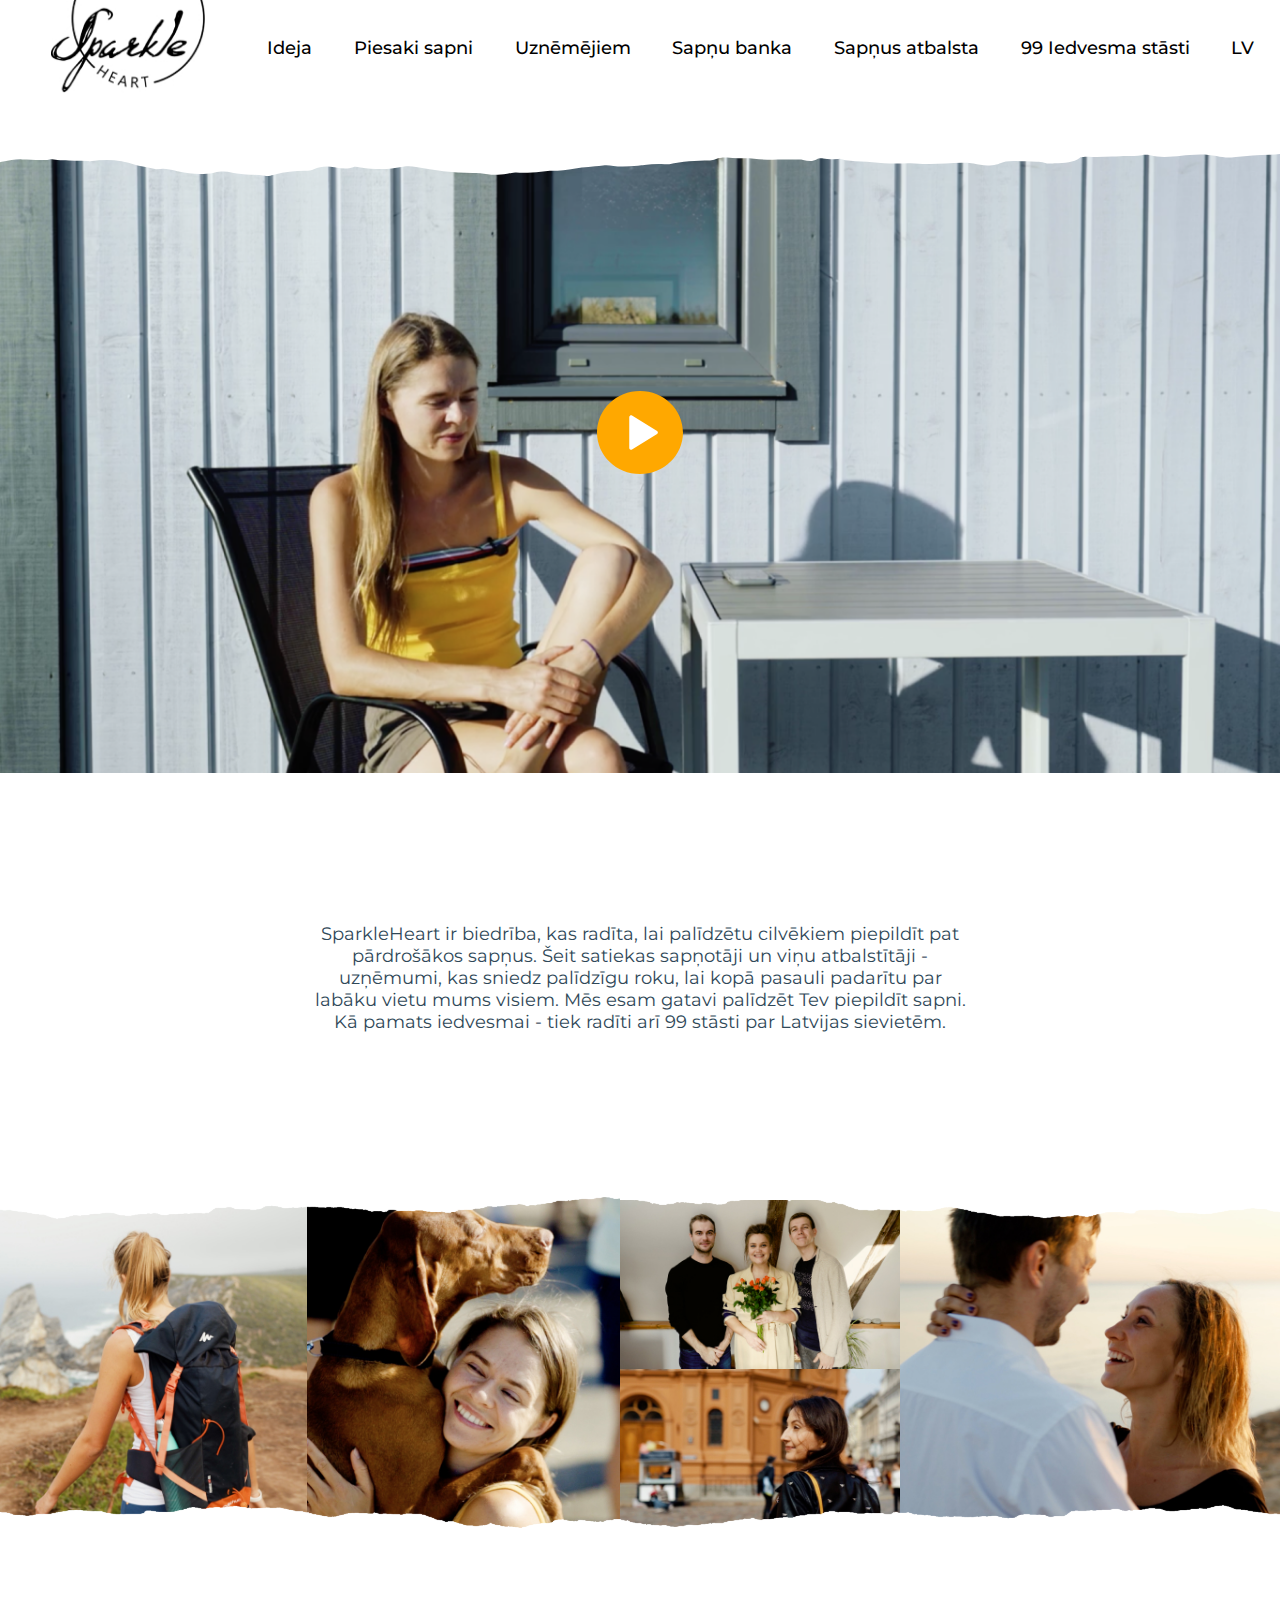
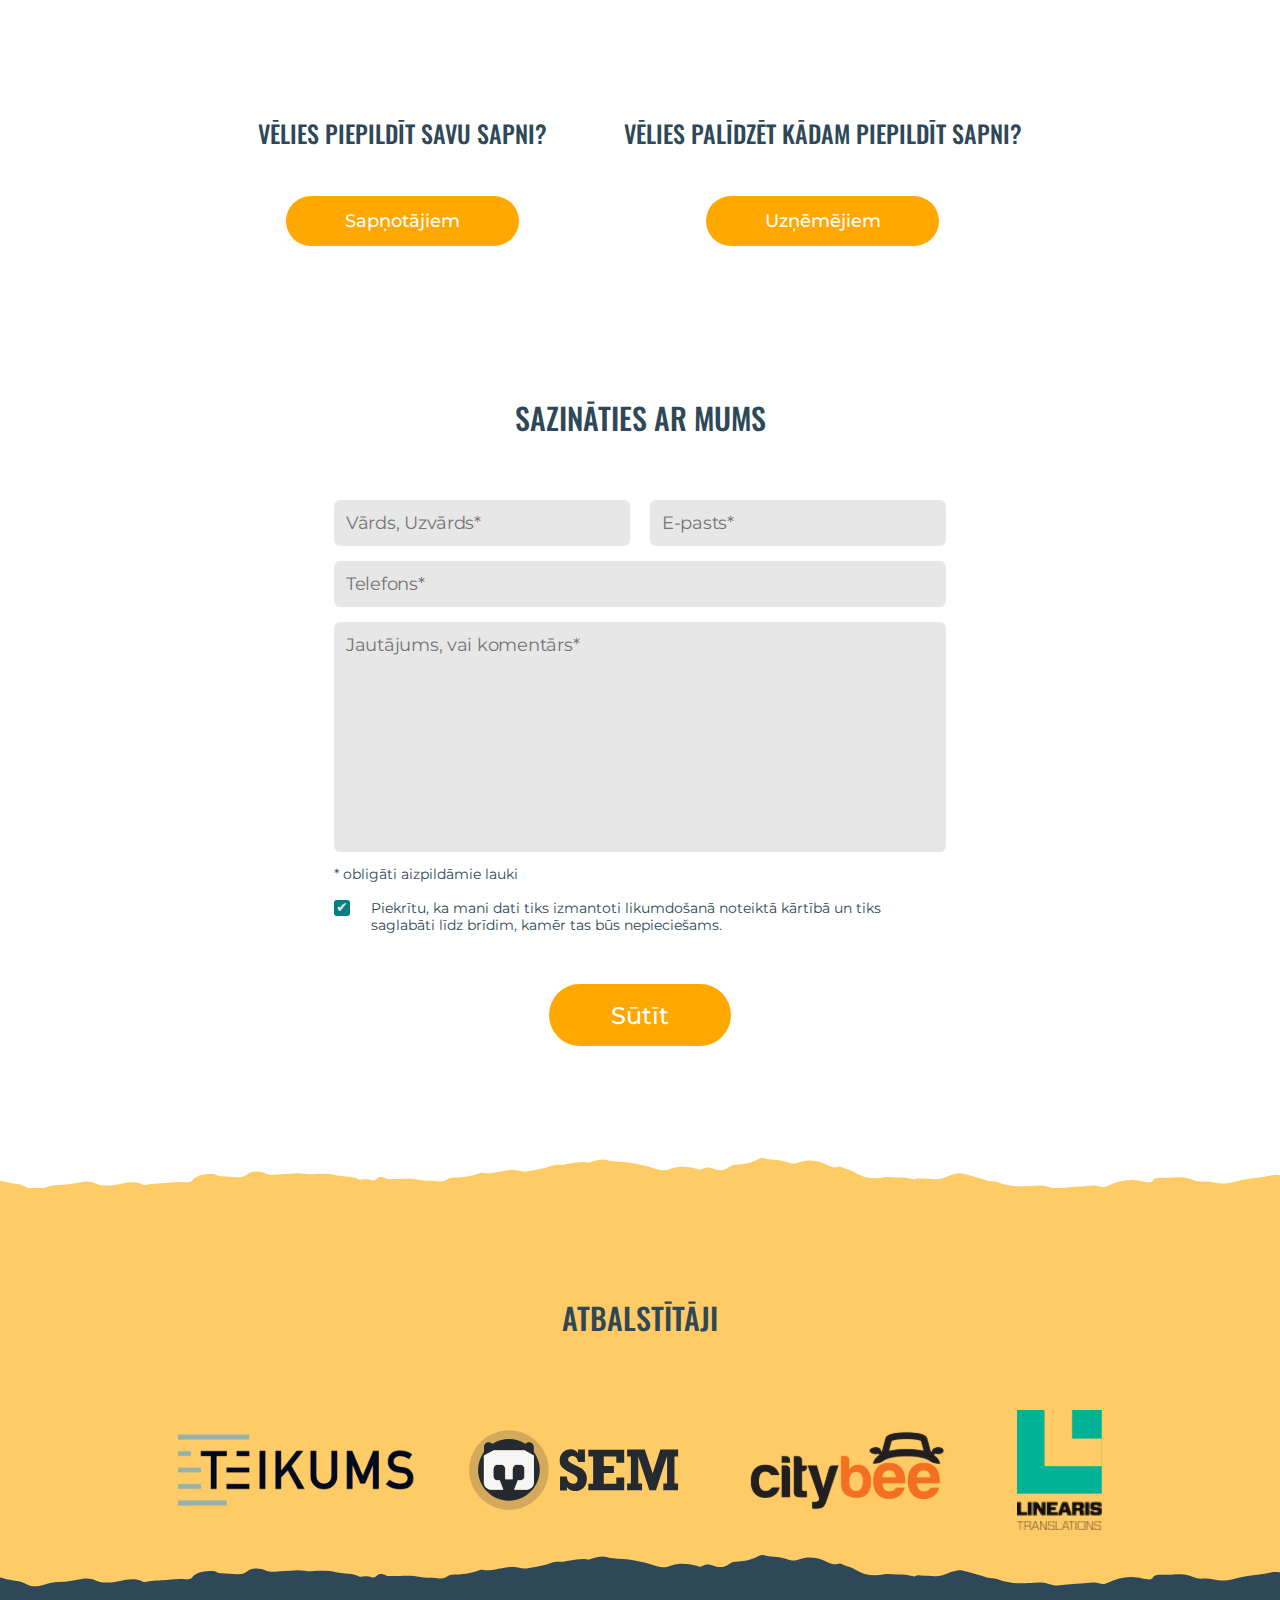
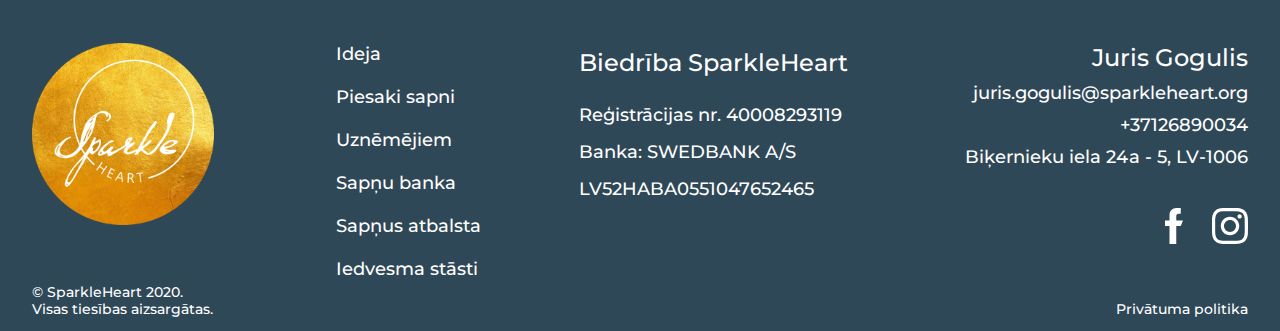
<file: index.html>
<!DOCTYPE html>
<html lang="lv">

<head>
  <meta charset="utf-8">
  <meta name="viewport" content="width=device-width, initial-scale=1.0">
  <title>Task 1</title>
  <link rel="shortcut icon" type="image/jpg" href="assets\img\Intersect.svg">
  <script src="assets\js\theme.js"></script>
  <link href="assets\css\style.css" rel="stylesheet">
  <link href="https://fonts.googleapis.com/css?family=Montserrat|Oswald" rel="stylesheet">
</head>

<body>
  <header>
    <div class="menu">
      <img class="logo" src="assets\img\BlackLogo 3.jpg" onclick="document.location.href='index.html'">
      <span onclick="openNav()">&#9776;</span>
    </div>
    <div class="overlay" id="nav-overlay">
      <img class="logo" src="assets\img\BlackLogo 3.jpg" onclick="document.location.href='index.html'">
      <img src="assets\img\cross.svg" href="javascript:void(0)" class="close-btn" onclick="closeNav()">
      <div class="overlay-content">
        <div class="flex-container-lang">
          <a href="#">LV</a>
          <a href="#">EN</a>
          <a href="#">RU</a>
        </div>
        <div class="grid-1-col">
          <a href="ideja.html">Ideja</a>
          <a href="piesaki_sapni.html">Piesaki sapni</a>
          <a href="uznemejiem.html">Uznēmējiem</a>
          <a href="sapnu_banka.html">Sapņu banka</a>
          <a href="sapnus_atbalsta.html">Sapņus atbalsta</a>
          <a href="99_iedvesmu_stasti.html">99 Iedvesma stāsti</a>
        </div>
      </div>
    </div>
    <div class="nav-bar">
      <img class="logo" src="assets\img\BlackLogo 3.jpg" onclick="document.location.href='index.html'">
      <a href="ideja.html">Ideja</a>
      <a href="piesaki_sapni.html">Piesaki sapni</a>
      <a href="uznemejiem.html">Uznēmējiem</a>
      <a href="sapnu_banka.html">Sapņu banka</a>
      <a href="sapnus_atbalsta.html">Sapņus atbalsta</a>
      <a href="99_iedvesmu_stasti.html">99 Iedvesma stāsti</a>
      <a href="#">LV</a>
    </div>
  </header>

  <div class="vid">
    <picture class="vid-rip">
      <source srcset="assets\img\vid_rip_avg.svg" media="(min-width: 992px)">
      <source srcset="assets\img\vid_rip_avg.svg" media="(min-width: 600px)">
      <img src="assets\img\vid_rip_sm.svg">
    </picture>
    <div class="play">
      <picture class="play-btn">
        <source srcset="assets\img\play_avg.svg" media="(min-width: 600px)">
        <img src="assets\img\play_sm.svg">
      </picture>
    </div>
    <img src="assets\img\Sparkle Video 1.png">
  </div>

  <p class="text-1">
    SparkleHeart ir biedrība, kas radīta, lai palīdzētu cilvēkiem piepildīt
    pat pārdrošākos sapņus. Šeit satiekas sapņotāji un viņu atbalstītāji -
    uzņēmumi, kas sniedz palīdzīgu roku, lai kopā pasauli padarītu par
    labāku vietu mums visiem. Mēs esam gatavi palīdzēt Tev piepildīt sapni.
    Kā pamats iedvesmai - tiek radīti arī 99 stāsti par Latvijas sievietēm.
  </p>

  <div class="images">
    <picture class="top-rip">
      <source srcset="assets\img\ripped_big_top.svg" media="(min-width: 600px)">
      <img src="assets\img\ripped_sm_top.svg">
    </picture>
    <div class="flex-container-pic">
      <div class="row row-1">
        <div>
          <img src="assets\img\Brinuma_meita-15.jpg">
          <img src="assets\img\Alina_1 1.jpg">
        </div>
        <div>
          <img src="assets\img\Anda_2 1.jpg">
        </div>
      </div>
      <div class="row row-2">
        <div>
          <img src="assets\img\Zanda_1.jpg">
        </div>
        <div>
          <img src="assets\img\Sibilla_4.jpg">
        </div>
      </div>
    </div>
    <picture class="bottom-rip">
      <source srcset="assets\img\ripped_big_bot.svg" media="(min-width: 600px)">
      <img src="assets\img\ripped_sm_bot.svg">
    </picture>
  </div>

  <div class="flex-container-choice">
    <div class="choice">
      <h3>VĒLIES PIEPILDĪT SAVU SAPNI?</h3>
      <a href="piesaki_sapni.html">Sapņotājiem</a>
    </div>
    <div class="choice">
      <h3>VĒLIES PALĪDZĒT KĀDAM PIEPILDĪT SAPNI?</h3>
      <a href="uznemejiem.html">Uzņēmējiem</a>
    </div>
  </div>

  <form action="javascript:void(0)" onsubmit="formSubmited()">
    <h2>SAZINĀTIES AR MUMS</h2>
    <div class="grid-form">
      <input type="text" id="name" name="name" placeholder="Vārds, Uzvārds*" required>
      <input type="text" id="email" name="email" placeholder="E-pasts*" required>
      <input type="text" id="phoneNr" name="phoneNr" placeholder="Telefons*" required>
      <textarea id="comment" name="comment" placeholder="Jautājums, vai komentārs*" required></textarea>
    </div>
    <div id="form-bottom">
      <p>* obligāti aizpildāmie lauki</p>
      <div>
        <input checked type="checkbox" id="agreement" name="agreement" required>
        <label for="agreement">
          <div class="checkbox-new"></div>Piekrītu, ka mani dati tiks izmantoti likumdošanā noteiktā kārtībā
          un tiks saglabāti līdz brīdim, kamēr tas būs nepieciešams.
        </label>
      </div>
      <input type="submit" value="Sūtīt">
    </div>
    <div id="after-submit">
      <p>Paldies, ka sapņo!</p>
      <p>Ja Tavs sapnis tiks izvēlēts, mēs ar Tevi sazināsimies.</p>
    </div>
  </form>

  <div class="supporters">
    <h2>ATBALSTĪTĀJI</h2>
    <div class="grid-supporters">
      <picture class="supp-1" onclick="document.location.href='https://teikums.lv/'">
        <source srcset="assets\img\Teikums_big.svg" media="(min-width: 992px)">
        <source srcset="assets\img\Teikums_avg.svg" media="(min-width: 600px)">
        <img src="assets\img\Teikums_sm.svg">
      </picture>
      <picture class="supp-2" onclick="document.location.href='https://sem.lv/lv/'">
        <source srcset="assets\img\Sem_big.svg" media="(min-width: 992px)">
        <source srcset="assets\img\Sem_avg.svg" media="(min-width: 600px)">
        <img src="assets\img\Sem_sm.svg">
      </picture>
      <picture class="supp-3" onclick="document.location.href='https://citybee.lv/lv/'">
        <source srcset="assets\img\Citybee_big.svg" media="(min-width: 992px)">
        <source srcset="assets\img\Citybee_avg.svg" media="(min-width: 600px)">
        <img src="assets\img\Citybee_sm.svg">
      </picture>
      <picture class="supp-4" onclick="document.location.href='https://linearistranslations.com/lv/'">
        <source srcset="assets\img\Linearis_big.svg" media="(min-width: 992px)">
        <source srcset="assets\img\Linearis_avg.svg" media="(min-width: 600px)">
        <img src="assets\img\Linearis_sm.svg">
      </picture>
    </div>
  </div>

  <footer>
    <picture class="golden-logo" onclick="document.location.href='index.html'">
      <source srcset="assets\img\Golden_big.svg" media="(min-width: 992px)">
      <source srcset="assets\img\Golden_avg.svg" media="(min-width: 600px)">
      <img src="assets\img\Golden_sm.svg">
    </picture>
    <p class="f-p-1">Juris Gogulis</p>
    <a class="f-p-2" href="mailto: juris.gogulis@sparkleheart.org">
      <p class="f-p-2">juris.gogulis@sparkleheart.org</p>
    </a>
    <p class="f-p-3">+37126890034</p>
    <p class="f-p-4">Biķernieku iela 24a - 5, LV-1006</p>
    <a href="#" class="f-a-5">Skatīt rekvizītus</a>
    <div class="flex-icons">
      <a class="fb" href="https://www.facebook.com/sparkleheartLV">
        <picture>
          <source srcset="assets\img\fb_big.svg" media="(min-width: 992px)">
          <img src="assets\img\fb-sm.svg">
        </picture>
      </a>
      <a class="insta" href="https://www.instagram.com/sparkleheart_org/">
        <picture>
          <source srcset="assets\img\insta_big.svg" media="(min-width: 992px)">
          <img src="assets\img\insta_sm.svg">
        </picture>
      </a>
    </div>
    <p class="f-p-6">© SparkleHeart 2020. Visas tiesības aizsargātas.</p>
    <p class="f-p-7">Privātuma politika</p>
    <div class="footer-menu">
      <a href="ideja.html">Ideja</a>
      <a href="piesaki_sapni.html">Piesaki sapni</a>
      <a href="uznemejiem.html">Uznēmējiem</a>
      <a href="sapnu_banka.html">Sapņu banka</a>
      <a href="sapnus_atbalsta.html">Sapņus atbalsta</a>
      <a href="99_iedvesmu_stasti.html">Iedvesma stāsti</a>
    </div>
    <div class="props">
      <p>Biedrība SparkleHeart</p>
      <p>Reģistrācijas nr. 40008293119</p>
      <p>Banka: SWEDBANK A/S</p>
      <p>LV52HABA0551047652465</p>
    </div>
  </footer>

  <picture class="blue-bg">
    <source srcset="assets\img\Blue_bg_big.svg" media="(min-width: 992px)">
    <source srcset="assets\img\Blue_bg_avg.svg" media="(min-width: 600px)">
    <img src="assets\img\Blue_bg_sm.svg">
  </picture>

  <picture class="yellow-bg">
    <source srcset="assets\img\Yellow_bg_big.svg" media="(min-width: 992px)">
    <source srcset="assets\img\Yellow_bg_avg.svg" media="(min-width: 600px)">
    <img src="assets\img\Yellow_bg_sm.svg">
  </picture>

  <script src="assets\js\theme.js"></script>

</body>

</html>
</file>
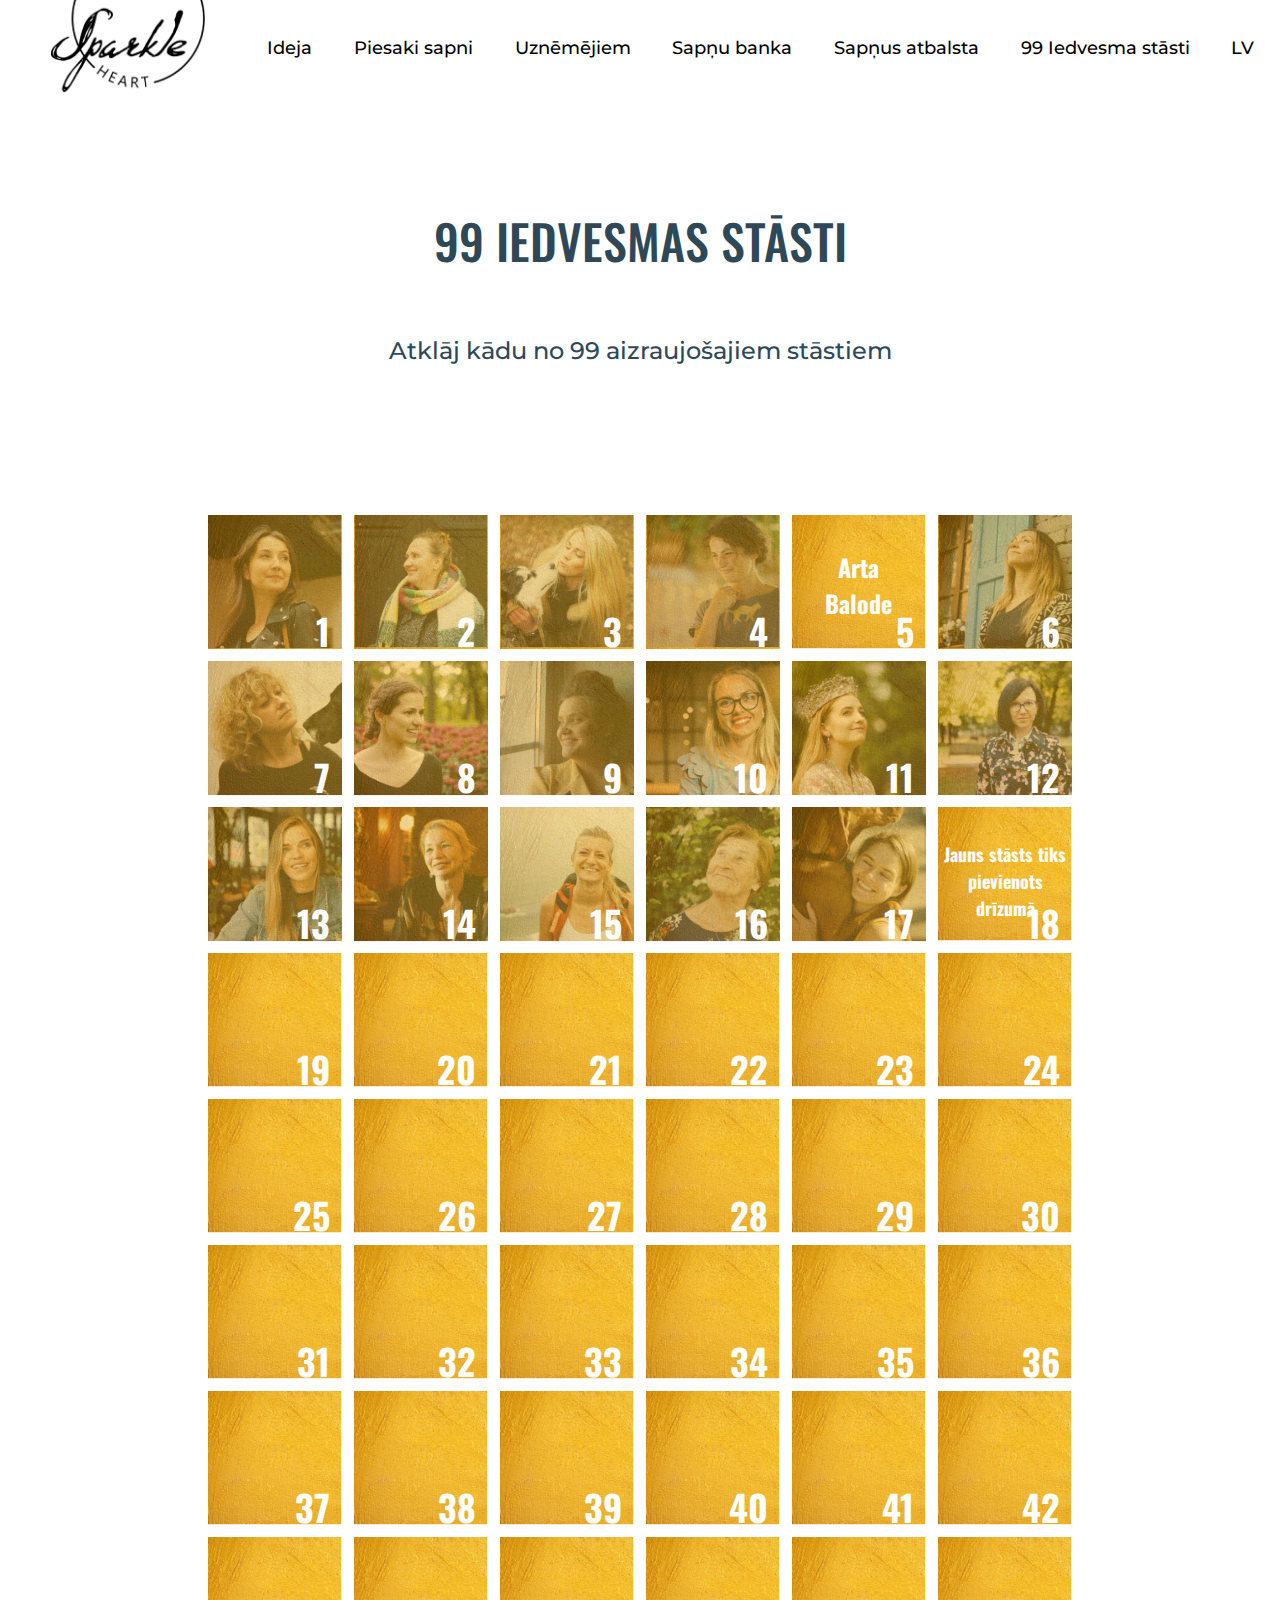
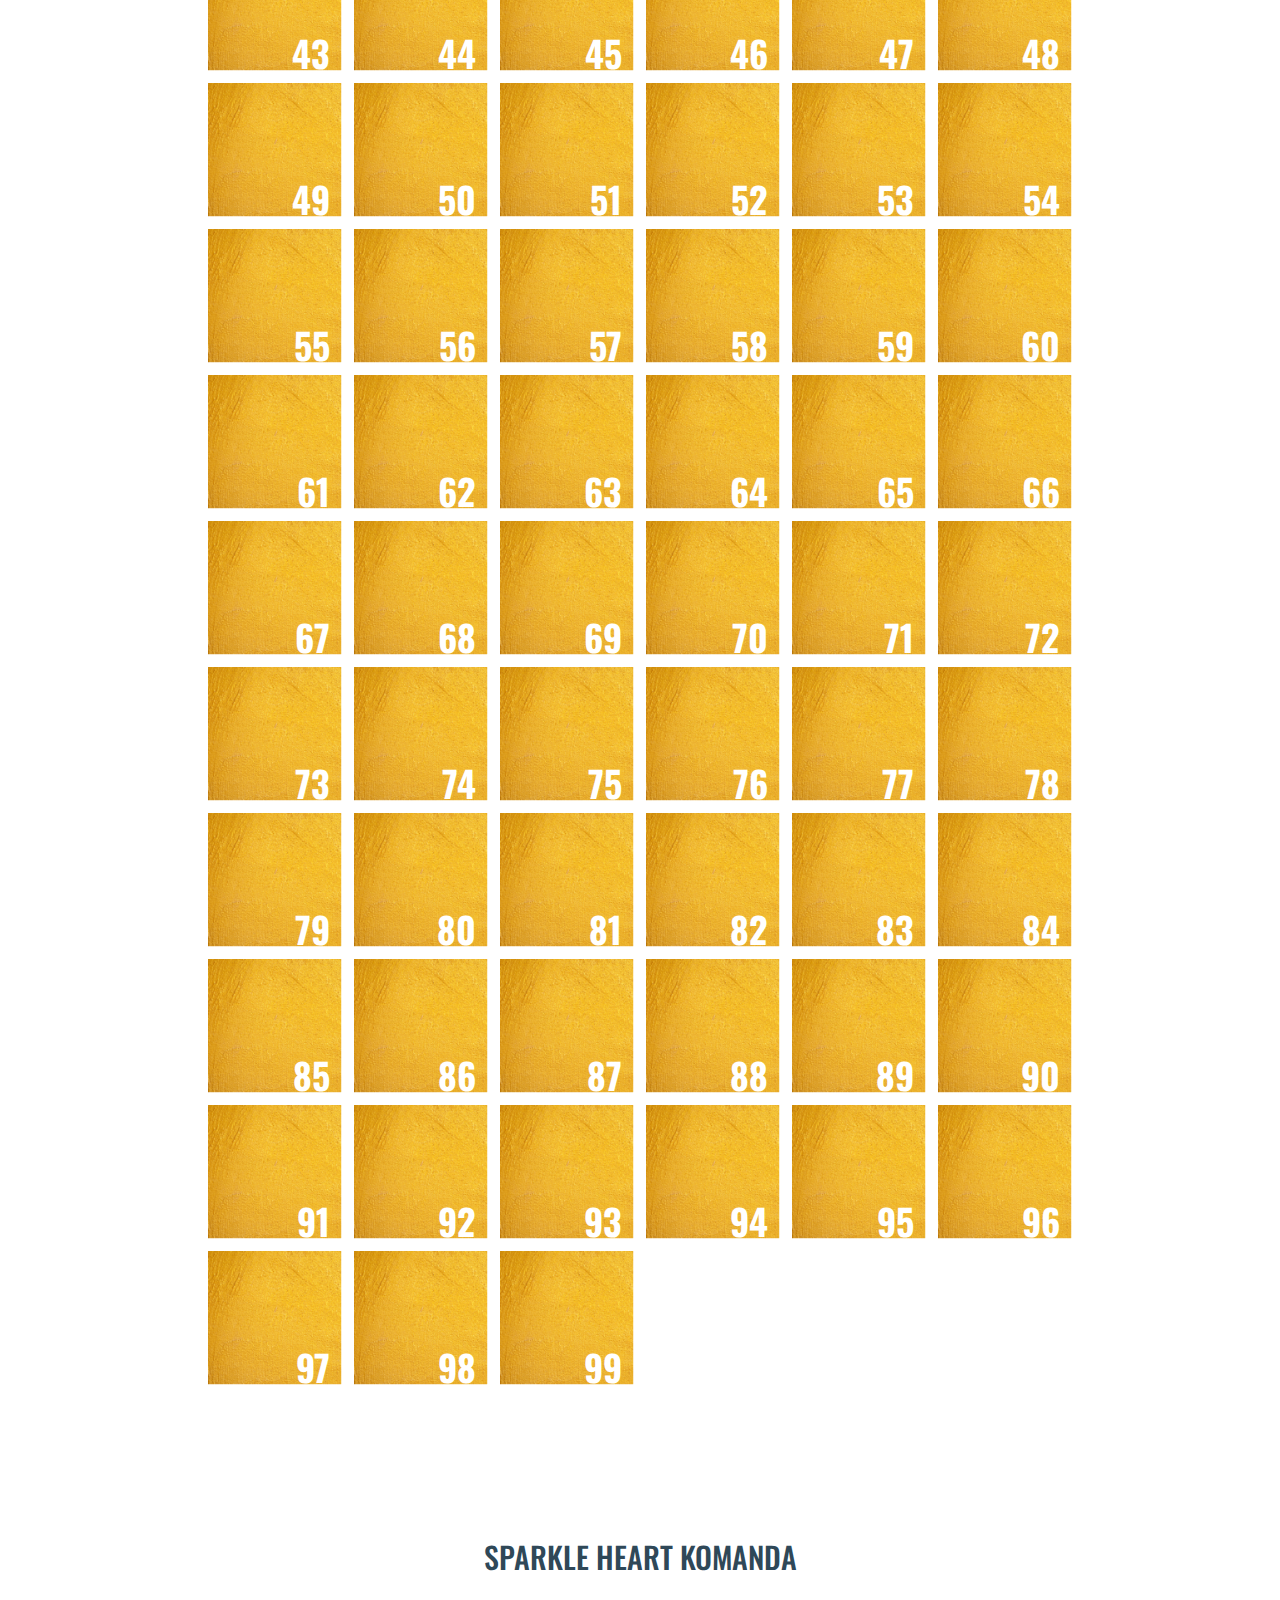
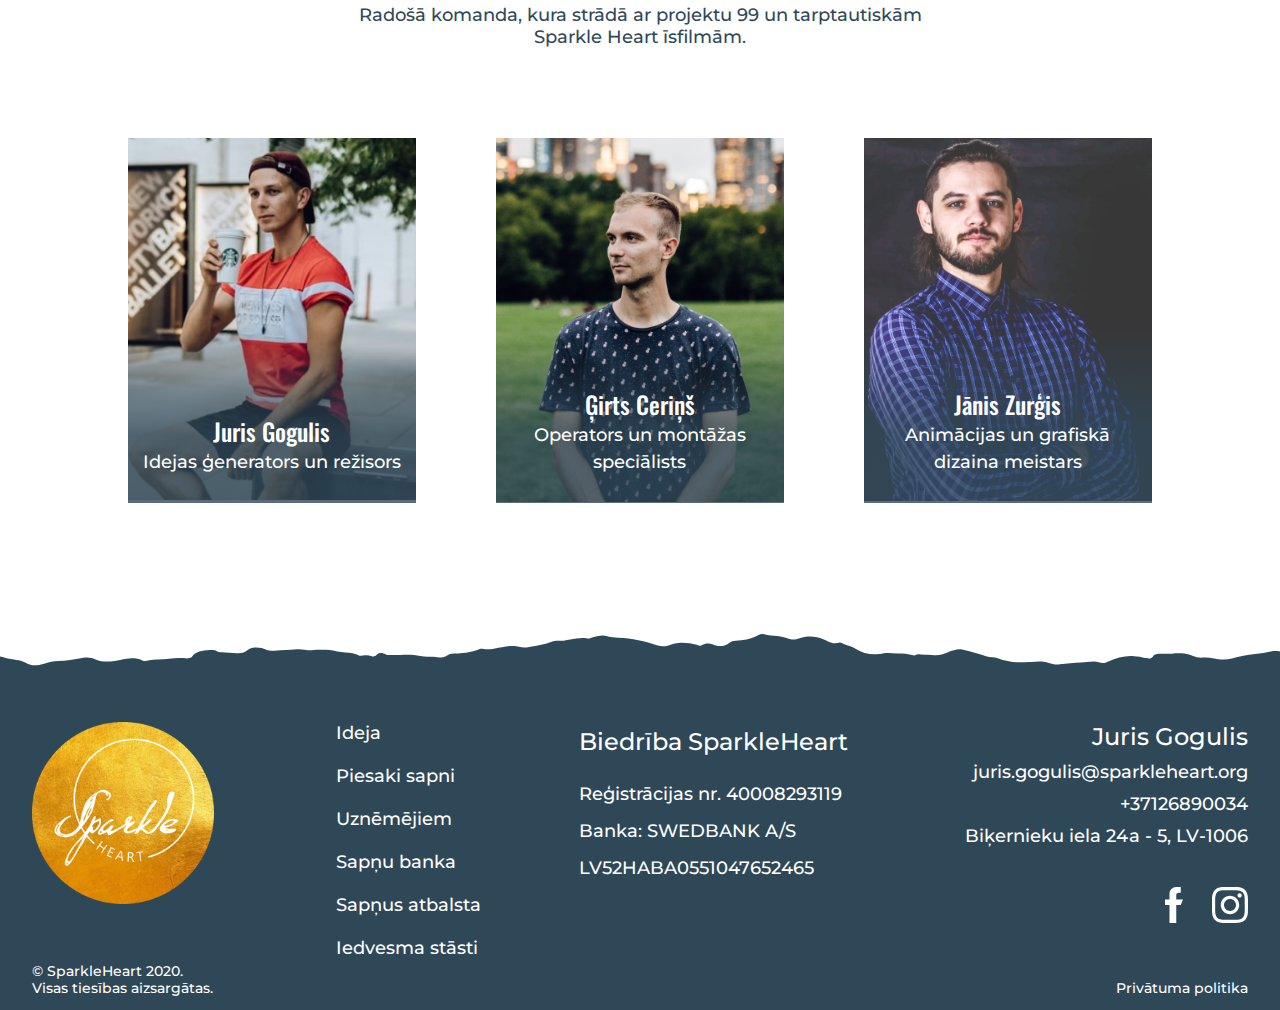
<file: 99_iedvesmu_stasti.html>
<!DOCTYPE html>
<html lang="lv">

<head>
  <meta charset="utf-8">
  <meta name="viewport" content="width=device-width, initial-scale=1.0">
  <title>99 Iedvesmu stāsti</title>
  <link rel="shortcut icon" type="image/jpg" href="assets\img\Intersect.svg">
  <script src="assets\js\theme.js"></script>
  <link href="assets\css\style.css" rel="stylesheet">
  <link href="https://fonts.googleapis.com/css?family=Montserrat|Oswald" rel="stylesheet">
</head>

<body>
  <header>
    <div class="menu">
      <img class="logo" src="assets\img\BlackLogo 3.jpg" onclick="document.location.href='index.html'">
      <span onclick="openNav()">&#9776;</span>
    </div>
    <div id="nav-overlay" class="overlay">
      <img class="logo" src="assets\img\BlackLogo 3.jpg" onclick="document.location.href='index.html'">
      <img src="assets\img\cross.svg" href="javascript:void(0)" class="close-btn" onclick="closeNav()">
      <div class="overlay-content">
        <div class="flex-container-lang">
          <a href="#">LV</a>
          <a href="#">EN</a>
          <a href="#">RU</a>
        </div>
        <div class="grid-1-col">
          <a href="ideja.html">Ideja</a>
          <a href="piesaki_sapni.html">Piesaki sapni</a>
          <a href="uznemejiem.html">Uznēmējiem</a>
          <a href="sapnu_banka.html">Sapņu banka</a>
          <a href="sapnus_atbalsta.html">Sapņus atbalsta</a>
          <a href="99_iedvesmu_stasti.html">99 Iedvesma stāsti</a>
        </div>
      </div>
    </div>
    <div class="nav-bar">
      <img class="logo" src="assets\img\BlackLogo 3.jpg" onclick="document.location.href='index.html'">
      <a href="ideja.html">Ideja</a>
      <a href="piesaki_sapni.html">Piesaki sapni</a>
      <a href="uznemejiem.html">Uznēmējiem</a>
      <a href="sapnu_banka.html">Sapņu banka</a>
      <a href="sapnus_atbalsta.html">Sapņus atbalsta</a>
      <a href="99_iedvesmu_stasti.html">99 Iedvesma stāsti</a>
      <a href="#">LV</a>
    </div>
  </header>

  <h1>99 IEDVESMAS STĀSTI</h1>
  <p class="text-4">Atklāj kādu no 99 aizraujošajiem stāstiem</p>

  <div class="image-grid-container">
    <div class="image-grid">
      <div class="with-image">
        <img src="assets\img\grid_1.png">
        <p>1</p>
      </div>
      <div class="with-image">
        <img src="assets\img\grid_2.png">
        <p>2</p>
      </div>
      <div class="with-image">
        <img src="assets\img\grid_3.png">
        <p>3</p>
      </div>
      <div class="with-image">
        <img src="assets\img\grid_4.png">
        <p>4</p>
      </div>
      <div onclick="openVideo()">
        <img src="assets\img\orange_bg.png">
        <p>5</p>
        <p class="image-text-1">Arta Balode</p>
      </div>
      <div class="with-image">
        <img src="assets\img\grid_6.png">
        <p>6</p>
      </div>
      <div class="with-image">
        <img src="assets\img\grid_7.png">
        <p>7</p>
      </div>
      <div class="with-image">
        <img src="assets\img\grid_8.png">
        <p>8</p>
      </div>
      <div class="with-image">
        <img src="assets\img\grid_9.png">
        <p>9</p>
      </div>
      <div class="with-image">
        <img src="assets\img\grid_10.png">
        <p>10</p>
      </div>
      <div class="with-image">
        <img src="assets\img\grid_11.png">
        <p>11</p>
      </div>
      <div class="with-image">
        <img src="assets\img\grid_12.png">
        <p>12</p>
      </div>
      <div class="with-image">
        <img src="assets\img\grid_13.png">
        <p>13</p>
      </div>
      <div class="with-image">
        <img src="assets\img\grid_14.png">
        <p>14</p>
      </div>
      <div class="with-image">
        <img src="assets\img\grid_15.png">
        <p>15</p>
      </div>
      <div class="with-image">
        <img src="assets\img\grid_16.png">
        <p>16</p>
      </div>
      <div class="with-image">
        <img src="assets\img\grid_17.png">
        <p>17</p>
      </div>
      <div>
        <img src="assets\img\orange_bg.png">
        <p>18</p>
        <p class="image-text-2">Jauns stāsts tiks pievienots drīzumā</p>
      </div>
      <div>
        <img src="assets\img\orange_bg.png">
        <p>19</p>
      </div>
      <div>
        <img src="assets\img\orange_bg.png">
        <p>20</p>
      </div>
      <div class="image-hidden">
        <img src="assets\img\orange_bg.png">
        <p>21</p>
      </div>
      <div class="image-hidden">
        <img src="assets\img\orange_bg.png">
        <p>22</p>
      </div>
      <div class="image-hidden">
        <img src="assets\img\orange_bg.png">
        <p>23</p>
      </div>
      <div class="image-hidden">
        <img src="assets\img\orange_bg.png">
        <p>24</p>
      </div>
      <div class="image-hidden">
        <img src="assets\img\orange_bg.png">
        <p>25</p>
      </div>
      <div class="image-hidden">
        <img src="assets\img\orange_bg.png">
        <p>26</p>
      </div>
      <div class="image-hidden">
        <img src="assets\img\orange_bg.png">
        <p>27</p>
      </div>
      <div class="image-hidden">
        <img src="assets\img\orange_bg.png">
        <p>28</p>
      </div>
      <div class="image-hidden">
        <img src="assets\img\orange_bg.png">
        <p>29</p>
      </div>
      <div class="image-hidden">
        <img src="assets\img\orange_bg.png">
        <p>30</p>
      </div>
      <div class="image-hidden">
        <img src="assets\img\orange_bg.png">
        <p>31</p>
      </div>
      <div class="image-hidden">
        <img src="assets\img\orange_bg.png">
        <p>32</p>
      </div>
      <div class="image-hidden">
        <img src="assets\img\orange_bg.png">
        <p>33</p>
      </div>
      <div class="image-hidden">
        <img src="assets\img\orange_bg.png">
        <p>34</p>
      </div>
      <div class="image-hidden">
        <img src="assets\img\orange_bg.png">
        <p>35</p>
      </div>
      <div class="image-hidden">
        <img src="assets\img\orange_bg.png">
        <p>36</p>
      </div>
      <div class="image-hidden">
        <img src="assets\img\orange_bg.png">
        <p>37</p>
      </div>
      <div class="image-hidden">
        <img src="assets\img\orange_bg.png">
        <p>38</p>
      </div>
      <div class="image-hidden">
        <img src="assets\img\orange_bg.png">
        <p>39</p>
      </div>
      <div class="image-hidden">
        <img src="assets\img\orange_bg.png">
        <p>40</p>
      </div>
      <div class="image-hidden">
        <img src="assets\img\orange_bg.png">
        <p>41</p>
      </div>
      <div class="image-hidden">
        <img src="assets\img\orange_bg.png">
        <p>42</p>
      </div>
      <div class="image-hidden">
        <img src="assets\img\orange_bg.png">
        <p>43</p>
      </div>
      <div class="image-hidden">
        <img src="assets\img\orange_bg.png">
        <p>44</p>
      </div>
      <div class="image-hidden">
        <img src="assets\img\orange_bg.png">
        <p>45</p>
      </div>
      <div class="image-hidden">
        <img src="assets\img\orange_bg.png">
        <p>46</p>
      </div>
      <div class="image-hidden">
        <img src="assets\img\orange_bg.png">
        <p>47</p>
      </div>
      <div class="image-hidden">
        <img src="assets\img\orange_bg.png">
        <p>48</p>
      </div>
      <div class="image-hidden">
        <img src="assets\img\orange_bg.png">
        <p>49</p>
      </div>
      <div class="image-hidden">
        <img src="assets\img\orange_bg.png">
        <p>50</p>
      </div>
      <div class="image-hidden">
        <img src="assets\img\orange_bg.png">
        <p>51</p>
      </div>
      <div class="image-hidden">
        <img src="assets\img\orange_bg.png">
        <p>52</p>
      </div>
      <div class="image-hidden">
        <img src="assets\img\orange_bg.png">
        <p>53</p>
      </div>
      <div class="image-hidden">
        <img src="assets\img\orange_bg.png">
        <p>54</p>
      </div>
      <div class="image-hidden">
        <img src="assets\img\orange_bg.png">
        <p>55</p>
      </div>
      <div class="image-hidden">
        <img src="assets\img\orange_bg.png">
        <p>56</p>
      </div>
      <div class="image-hidden">
        <img src="assets\img\orange_bg.png">
        <p>57</p>
      </div>
      <div class="image-hidden">
        <img src="assets\img\orange_bg.png">
        <p>58</p>
      </div>
      <div class="image-hidden">
        <img src="assets\img\orange_bg.png">
        <p>59</p>
      </div>
      <div class="image-hidden">
        <img src="assets\img\orange_bg.png">
        <p>60</p>
      </div>
      <div class="image-hidden">
        <img src="assets\img\orange_bg.png">
        <p>61</p>
      </div>
      <div class="image-hidden">
        <img src="assets\img\orange_bg.png">
        <p>62</p>
      </div>
      <div class="image-hidden">
        <img src="assets\img\orange_bg.png">
        <p>63</p>
      </div>
      <div class="image-hidden">
        <img src="assets\img\orange_bg.png">
        <p>64</p>
      </div>
      <div class="image-hidden">
        <img src="assets\img\orange_bg.png">
        <p>65</p>
      </div>
      <div class="image-hidden">
        <img src="assets\img\orange_bg.png">
        <p>66</p>
      </div>
      <div class="image-hidden">
        <img src="assets\img\orange_bg.png">
        <p>67</p>
      </div>
      <div class="image-hidden">
        <img src="assets\img\orange_bg.png">
        <p>68</p>
      </div>
      <div class="image-hidden">
        <img src="assets\img\orange_bg.png">
        <p>69</p>
      </div>
      <div class="image-hidden">
        <img src="assets\img\orange_bg.png">
        <p>70</p>
      </div>
      <div class="image-hidden">
        <img src="assets\img\orange_bg.png">
        <p>71</p>
      </div>
      <div class="image-hidden">
        <img src="assets\img\orange_bg.png">
        <p>72</p>
      </div>
      <div class="image-hidden">
        <img src="assets\img\orange_bg.png">
        <p>73</p>
      </div>
      <div class="image-hidden">
        <img src="assets\img\orange_bg.png">
        <p>74</p>
      </div>
      <div class="image-hidden">
        <img src="assets\img\orange_bg.png">
        <p>75</p>
      </div>
      <div class="image-hidden">
        <img src="assets\img\orange_bg.png">
        <p>76</p>
      </div>
      <div class="image-hidden">
        <img src="assets\img\orange_bg.png">
        <p>77</p>
      </div>
      <div class="image-hidden">
        <img src="assets\img\orange_bg.png">
        <p>78</p>
      </div>
      <div class="image-hidden">
        <img src="assets\img\orange_bg.png">
        <p>79</p>
      </div>
      <div class="image-hidden">
        <img src="assets\img\orange_bg.png">
        <p>80</p>
      </div>
      <div class="image-hidden">
        <img src="assets\img\orange_bg.png">
        <p>81</p>
      </div>
      <div class="image-hidden">
        <img src="assets\img\orange_bg.png">
        <p>82</p>
      </div>
      <div class="image-hidden">
        <img src="assets\img\orange_bg.png">
        <p>83</p>
      </div>
      <div class="image-hidden">
        <img src="assets\img\orange_bg.png">
        <p>84</p>
      </div>
      <div class="image-hidden">
        <img src="assets\img\orange_bg.png">
        <p>85</p>
      </div>
      <div class="image-hidden">
        <img src="assets\img\orange_bg.png">
        <p>86</p>
      </div>
      <div class="image-hidden">
        <img src="assets\img\orange_bg.png">
        <p>87</p>
      </div>
      <div class="image-hidden">
        <img src="assets\img\orange_bg.png">
        <p>88</p>
      </div>
      <div class="image-hidden">
        <img src="assets\img\orange_bg.png">
        <p>89</p>
      </div>
      <div class="image-hidden">
        <img src="assets\img\orange_bg.png">
        <p>90</p>
      </div>
      <div class="image-hidden">
        <img src="assets\img\orange_bg.png">
        <p>91</p>
      </div>
      <div class="image-hidden">
        <img src="assets\img\orange_bg.png">
        <p>92</p>
      </div>
      <div class="image-hidden">
        <img src="assets\img\orange_bg.png">
        <p>93</p>
      </div>
      <div class="image-hidden">
        <img src="assets\img\orange_bg.png">
        <p>94</p>
      </div>
      <div class="image-hidden">
        <img src="assets\img\orange_bg.png">
        <p>95</p>
      </div>
      <div class="image-hidden">
        <img src="assets\img\orange_bg.png">
        <p>96</p>
      </div>
      <div class="image-hidden">
        <img src="assets\img\orange_bg.png">
        <p>97</p>
      </div>
      <div class="image-hidden">
        <img src="assets\img\orange_bg.png">
        <p>98</p>
      </div>
      <div class="image-hidden">
        <img src="assets\img\orange_bg.png">
        <p>99</p>
      </div>
    </div>
    <button class="image-grid-button" id="image-grid-button" onclick="showHiddenImages()">Skatīt vairāk</button>
  </div>

  <div class="video-overlay" id="video-overlay">
    <div>
      <img src="assets\img\cross_white.svg" onclick="closeVideo()">
      <div>
        <img src="assets\img\BR MEITA 1.png">
        <div class="play">
          <picture class="play-btn">
            <source srcset="assets\img\play_avg.svg" media="(min-width: 600px)">
            <img src="assets\img\play_sm.svg">
          </picture>
        </div>
      </div>
    </div>
    <p>Arta Balode</p>
  </div>

  <h2>SPARKLE HEART KOMANDA</h2>
  <p class="text-3 text-3-team">Radošā komanda, kura strādā ar projektu 99 un
    tarptautiskām Sparkle Heart īsfilmām.
  </p>

  <div class="team-members">
    <div class="member">
      <img src="assets\img\juris_gogulis.png">
      <img class="gradient-bottom" src="assets\img\Gradient_2.svg">
      <p class="member-desc">Juris Gogulis<br>
        Idejas ģenerators un režisors
      </p>
    </div>
    <div class="member">
      <img src="assets\img\girts_cerins.png">
      <img class="gradient-bottom" src="assets\img\Gradient_2.svg">
      <p class="member-desc">Ģirts Ceriņš<br>
        Operators un montāžas speciālists
      </p>
    </div>
    <div class="member">
      <img src="assets\img\janis_zurgis.png">
      <img class="gradient-bottom" src="assets\img\Gradient_2.svg">
      <p class="member-desc">Jānis Zurģis<br>
        Animācijas un grafiskā dizaina meistars
      </p>
    </div>
  </div>

  <footer>
    <picture class="golden-logo" onclick="document.location.href='index.html'">
      <source srcset="assets\img\Golden_big.svg" media="(min-width: 992px)">
      <source srcset="assets\img\Golden_avg.svg" media="(min-width: 600px)">
      <img src="assets\img\Golden_sm.svg">
    </picture>
    <p class="f-p-1">Juris Gogulis</p>
    <a class="f-p-2" href="mailto: juris.gogulis@sparkleheart.org">
      <p class="f-p-2">juris.gogulis@sparkleheart.org</p>
    </a>
    <p class="f-p-3">+37126890034</p>
    <p class="f-p-4">Biķernieku iela 24a - 5, LV-1006</p>
    <a href="#" class="f-a-5">Skatīt rekvizītus</a>
    <div class="flex-icons">
      <a class="fb" href="https://www.facebook.com/sparkleheartLV">
        <picture>
          <source srcset="assets\img\fb_big.svg" media="(min-width: 992px)">
          <img src="assets\img\fb-sm.svg">
        </picture>
      </a>
      <a class="insta" href="https://www.instagram.com/sparkleheart_org/">
        <picture>
          <source srcset="assets\img\insta_big.svg" media="(min-width: 992px)">
          <img src="assets\img\insta_sm.svg">
        </picture>
      </a>
    </div>
    <p class="f-p-6">© SparkleHeart 2020. Visas tiesības aizsargātas.</p>
    <p class="f-p-7">Privātuma politika</p>
    <div class="footer-menu">
      <a href="ideja.html">Ideja</a>
      <a href="piesaki_sapni.html">Piesaki sapni</a>
      <a href="uznemejiem.html">Uznēmējiem</a>
      <a href="sapnu_banka.html">Sapņu banka</a>
      <a href="sapnus_atbalsta.html">Sapņus atbalsta</a>
      <a href="99_iedvesmu_stasti.html">Iedvesma stāsti</a>
    </div>
    <div class="props">
      <p>Biedrība SparkleHeart</p>
      <p>Reģistrācijas nr. 40008293119</p>
      <p>Banka: SWEDBANK A/S</p>
      <p>LV52HABA0551047652465</p>
    </div>
  </footer>

  <picture class="blue-bg">
    <source srcset="assets\img\Blue_bg_big.svg" media="(min-width: 992px)">
    <source srcset="assets\img\Blue_bg_avg.svg" media="(min-width: 600px)">
    <img src="assets\img\Blue_bg_sm.svg">
  </picture>
</body>

</html>
</file>
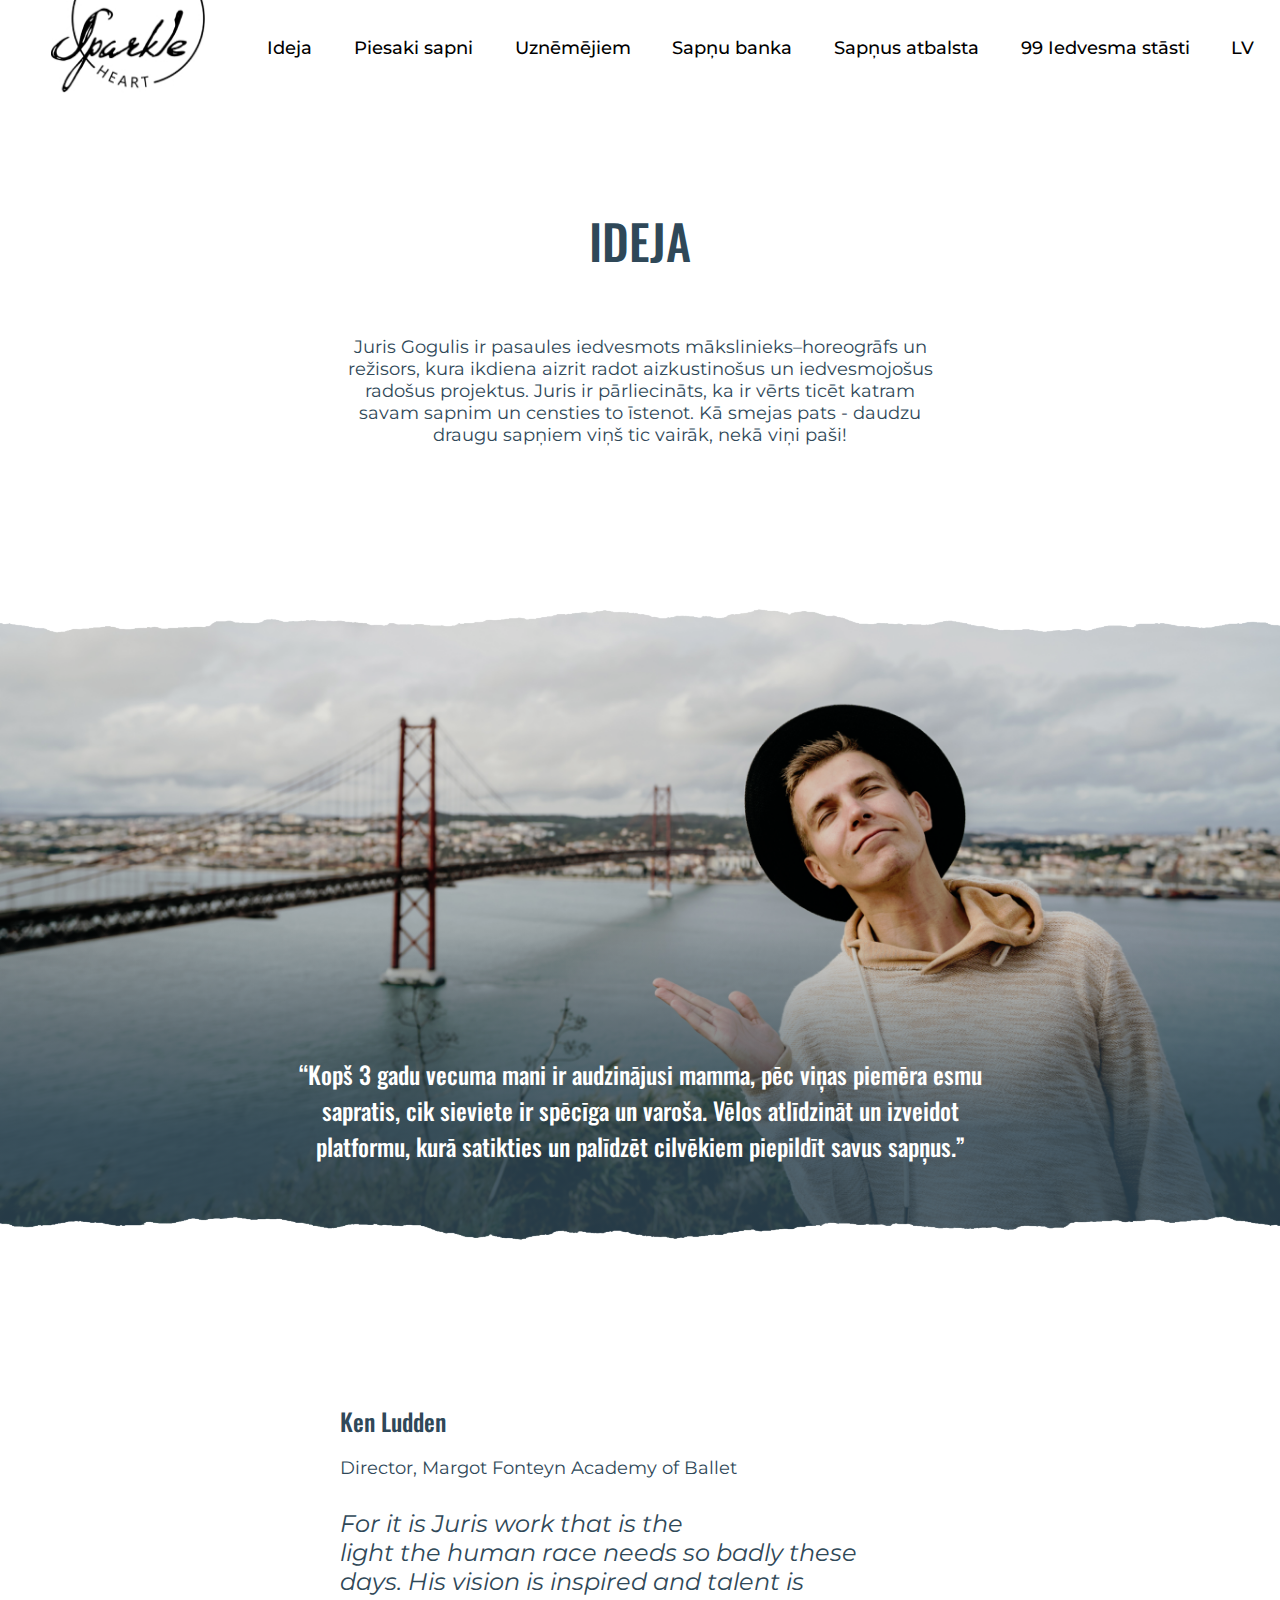
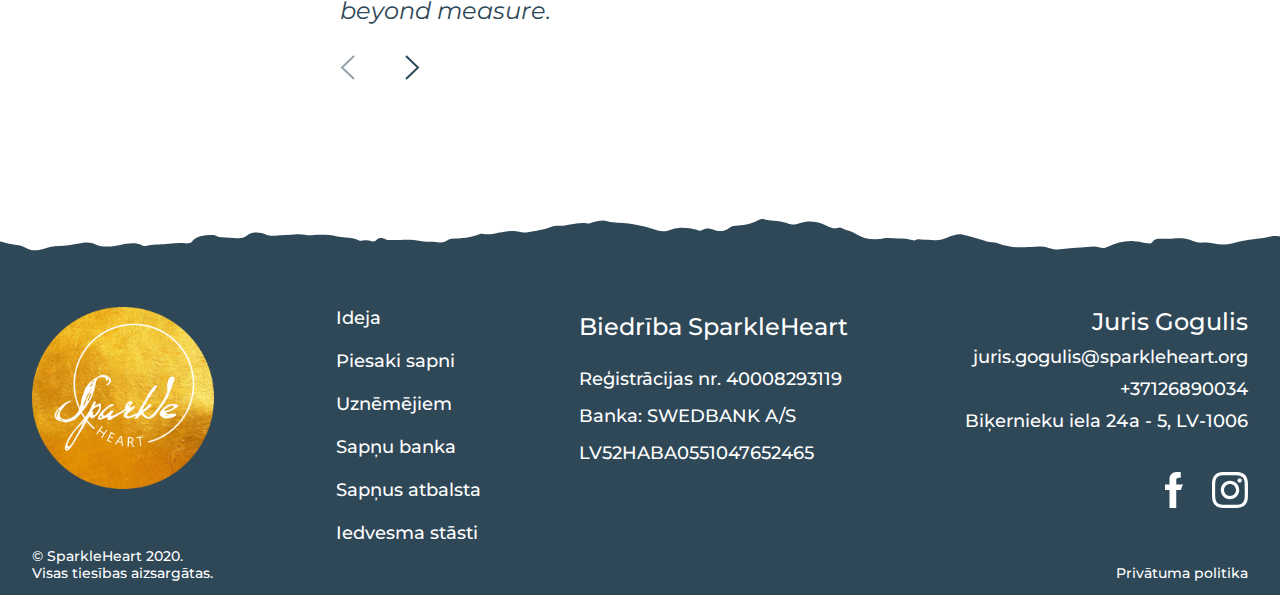
<file: ideja.html>
<!DOCTYPE html>
<html lang="lv">

<head>
  <meta charset="utf-8">
  <meta name="viewport" content="width=device-width, initial-scale=1.0">
  <title>Ideja</title>
  <link rel="shortcut icon" type="image/jpg" href="assets\img\Intersect.svg">
  <script src="assets\js\theme.js"></script>
  <link href="assets\css\style.css" rel="stylesheet">
  <link href="https://fonts.googleapis.com/css?family=Montserrat|Oswald" rel="stylesheet">
</head>

<body>
  <header>
    <div class="menu">
      <img class="logo" src="assets\img\BlackLogo 3.jpg" onclick="document.location.href='index.html'">
      <span onclick="openNav()">&#9776;</span>
    </div>
    <div id="nav-overlay" class="overlay">
      <img class="logo" src="assets\img\BlackLogo 3.jpg" onclick="document.location.href='index.html'">
      <img src="assets\img\cross.svg" href="javascript:void(0)" class="close-btn" onclick="closeNav()">
      <div class="overlay-content">
        <div class="flex-container-lang">
          <a href="#">LV</a>
          <a href="#">EN</a>
          <a href="#">RU</a>
        </div>
        <div class="grid-1-col">
          <a href="ideja.html">Ideja</a>
          <a href="piesaki_sapni.html">Piesaki sapni</a>
          <a href="uznemejiem.html">Uznēmējiem</a>
          <a href="sapnu_banka.html">Sapņu banka</a>
          <a href="sapnus_atbalsta.html">Sapņus atbalsta</a>
          <a href="99_iedvesmu_stasti.html">99 Iedvesma stāsti</a>
        </div>
      </div>
    </div>
    <div class="nav-bar">
      <img class="logo" src="assets\img\BlackLogo 3.jpg" onclick="document.location.href='index.html'">
      <a href="ideja.html">Ideja</a>
      <a href="piesaki_sapni.html">Piesaki sapni</a>
      <a href="uznemejiem.html">Uznēmējiem</a>
      <a href="sapnu_banka.html">Sapņu banka</a>
      <a href="sapnus_atbalsta.html">Sapņus atbalsta</a>
      <a href="99_iedvesmu_stasti.html">99 Iedvesma stāsti</a>
      <a href="#">LV</a>
    </div>
  </header>

  <h1>IDEJA</h1>
  <p class="text-1 text-1-ideja">Juris Gogulis ir pasaules iedvesmots mākslinieks–horeogrāfs un režisors,
    kura ikdiena aizrit radot aizkustinošus un iedvesmojošus radošus projektus.
    Juris ir pārliecināts, ka ir vērts ticēt katram savam sapnim un censties to īstenot.
    Kā smejas pats - daudzu draugu sapņiem viņš tic vairāk, nekā viņi paši!
  </p>

  <div class="img-with-text">
    <picture class="top-rip">
      <source srcset="assets\img\ripped_big_top.svg" media="(min-width: 600px)">
      <img src="assets\img\ripped_sm_top.svg">
    </picture>
    <picture>
      <source srcset="assets\img\Juris_big.png" media="(min-width: 992px)">
      <source srcset="assets\img\Juris_avg.png" media="(min-width: 600px)">
      <img src="assets\img\Juris_sm.png">
    </picture>
    <picture class="bottom-rip">
      <source srcset="assets\img\ripped_big_bot.svg" media="(min-width: 600px)">
      <img src="assets\img\ripped_sm_bot.svg">
    </picture>
    <picture class="gradient-bottom">
      <source srcset="assets\img\Gradient_big.svg" media="(min-width: 992px)">
      <source srcset="assets\img\Gradient_avg.svg" media="(min-width: 600px)">
      <img src="assets\img\Gradient_sm.svg">
    </picture>
    <p class="text-over-img">
      “Kopš 3 gadu vecuma mani ir audzinājusi mamma, pēc viņas piemēra esmu sapratis,
      cik sieviete ir spēcīga un varoša. Vēlos atlīdzināt un izveidot platformu,
      kurā satikties un palīdzēt cilvēkiem piepildīt savus sapņus.”
    </p>
  </div>

  <div class="quotes">
    <div id="quote-1" class="quote">
      <p class="name">Ken Ludden</p>
      <p class="occupation">Director, Margot Fonteyn Academy of Ballet</p>
      <p class="quote-text">For it is Juris work that is the<br>
        light the human race needs so badly these<br> days.
        His vision is inspired and talent is<br> beyond measure.
      </p>
    </div>
    <div id="quote-2" class="quote">
      <p class="name">Name 2</p>
      <p class="occupation">Occupation 2</p>
      <p class="quote-text">Lorem ipsum dolor sit amet consectetur adipisicing elit.
        Praesentium porro eos modi hic deleniti maiores laboriosam qui.
        Voluptatem magnam, numquam suscipit earum accusantium officiis
        iure expedita, corrupti eum, officia amet!
      </p>
    </div>
    <div id="quote-3" class="quote">
      <p class="name">Name 3</p>
      <p class="occupation">Occupation 3</p>
      <p class="quote-text">Lorem ipsum dolor sit amet consectetur, adipisicing elit.
        Dicta animi provident vitae quos eum architecto nihil libero accusantium,
        enim officia at, accusamus nesciunt nobis magnam dolorem similique delectus
        optio laboriosam!
      </p>
    </div>
    <img id="arrow-left" class="arrow-left" src="assets\img\arrow_left.svg" onclick="quotesMove('left')">
    <img id="arrow-right" class="arrow-right" src="assets\img\arrow_right.svg" onclick="quotesMove('right')">
  </div>

  <footer>
    <picture class=" golden-logo" onclick="document.location.href='index.html'">
      <source srcset="assets\img\Golden_big.svg" media="(min-width: 992px)">
      <source srcset="assets\img\Golden_avg.svg" media="(min-width: 600px)">
      <img src="assets\img\Golden_sm.svg">
    </picture>
    <p class="f-p-1">Juris Gogulis</p>
    <a class="f-p-2" href="mailto: juris.gogulis@sparkleheart.org">
      <p class="f-p-2">juris.gogulis@sparkleheart.org</p>
    </a>
    <p class="f-p-3">+37126890034</p>
    <p class="f-p-4">Biķernieku iela 24a - 5, LV-1006</p>
    <a href="#" class="f-a-5">Skatīt rekvizītus</a>
    <div class="flex-icons">
      <a class="fb" href="https://www.facebook.com/sparkleheartLV">
        <picture>
          <source srcset="assets\img\fb_big.svg" media="(min-width: 992px)">
          <img src="assets\img\fb-sm.svg">
        </picture>
      </a>
      <a class="insta" href="https://www.instagram.com/sparkleheart_org/">
        <picture>
          <source srcset="assets\img\insta_big.svg" media="(min-width: 992px)">
          <img src="assets\img\insta_sm.svg">
        </picture>
      </a>
    </div>
    <p class="f-p-6">© SparkleHeart 2020. Visas tiesības aizsargātas.</p>
    <p class="f-p-7">Privātuma politika</p>
    <div class="footer-menu">
      <a href="ideja.html">Ideja</a>
      <a href="piesaki_sapni.html">Piesaki sapni</a>
      <a href="uznemejiem.html">Uznēmējiem</a>
      <a href="sapnu_banka.html">Sapņu banka</a>
      <a href="sapnus_atbalsta.html">Sapņus atbalsta</a>
      <a href="99_iedvesmu_stasti.html">Iedvesma stāsti</a>
    </div>
    <div class="props">
      <p>Biedrība SparkleHeart</p>
      <p>Reģistrācijas nr. 40008293119</p>
      <p>Banka: SWEDBANK A/S</p>
      <p>LV52HABA0551047652465</p>
    </div>
  </footer>

  <picture class="blue-bg">
    <source srcset="assets\img\Blue_bg_big.svg" media="(min-width: 992px)">
    <source srcset="assets\img\Blue_bg_avg.svg" media="(min-width: 600px)">
    <img src="assets\img\Blue_bg_sm.svg">
  </picture>
</body>

</html>
</file>
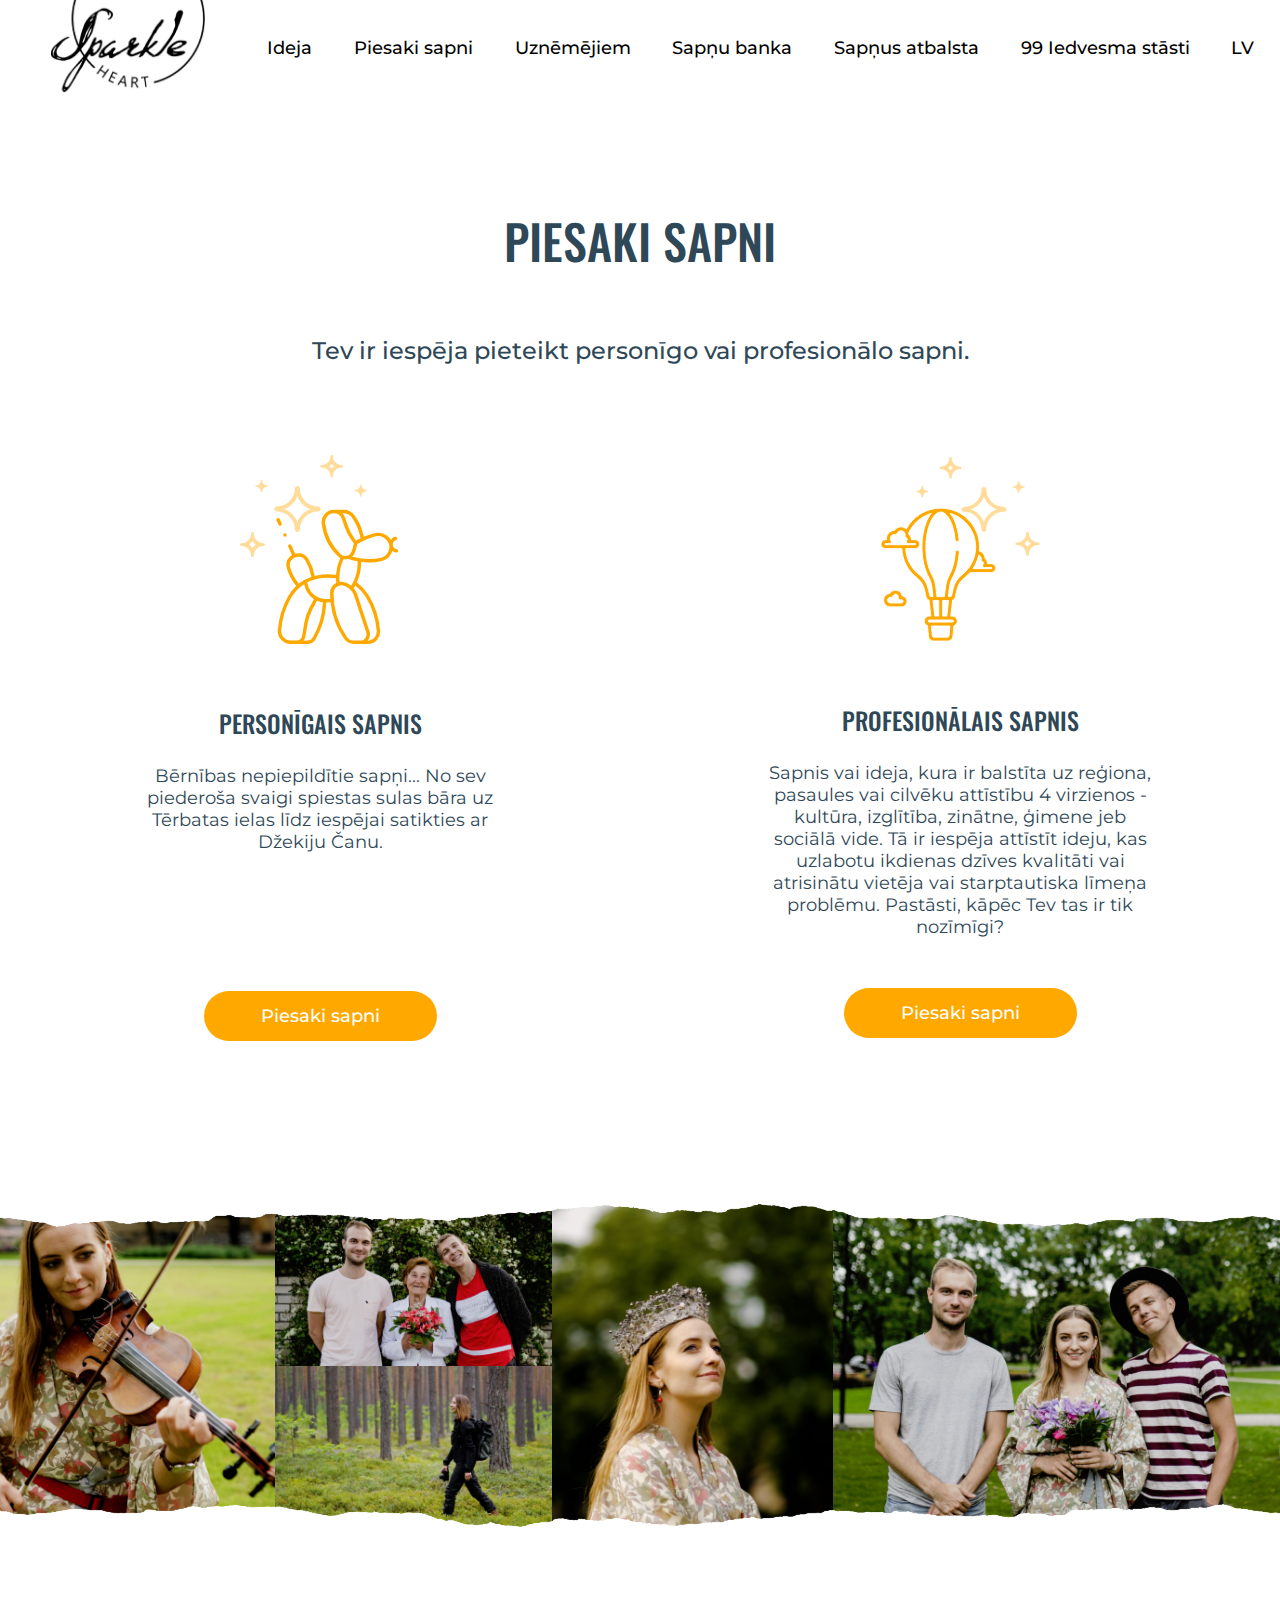
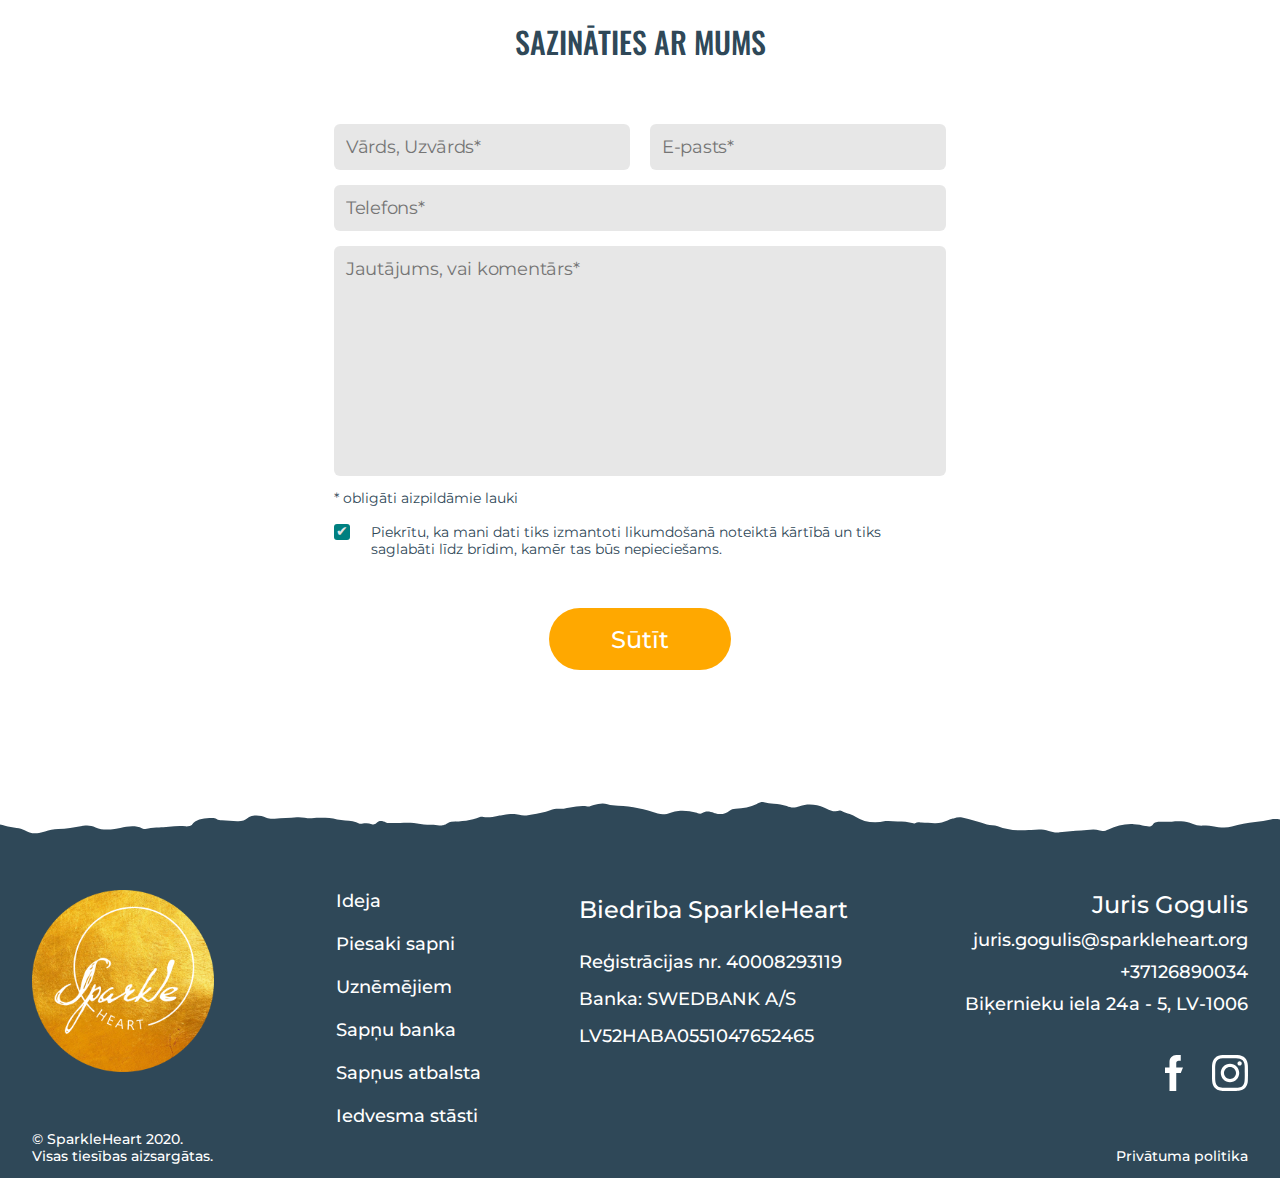
<file: piesaki_sapni.html>
<!DOCTYPE html>
<html lang="lv">

<head>
  <meta charset="utf-8">
  <meta name="viewport" content="width=device-width, initial-scale=1.0">
  <title>Piesaki sapni</title>
  <link rel="shortcut icon" type="image/jpg" href="assets\img\Intersect.svg">
  <script src="assets\js\theme.js"></script>
  <link href="assets\css\style.css" rel="stylesheet">
  <link href="https://fonts.googleapis.com/css?family=Montserrat|Oswald" rel="stylesheet">
</head>

<body>
  <header>
    <div class="menu">
      <img class="logo" src="assets\img\BlackLogo 3.jpg" onclick="document.location.href='index.html'">
      <span onclick="openNav()">&#9776;</span>
    </div>
    <div id="nav-overlay" class="overlay">
      <img class="logo" src="assets\img\BlackLogo 3.jpg" onclick="document.location.href='index.html'">
      <img src="assets\img\cross.svg" href="javascript:void(0)" class="close-btn" onclick="closeNav()">
      <div class="overlay-content">
        <div class="flex-container-lang">
          <a href="#">LV</a>
          <a href="#">EN</a>
          <a href="#">RU</a>
        </div>
        <div class="grid-1-col">
          <a href="ideja.html">Ideja</a>
          <a href="piesaki_sapni.html">Piesaki sapni</a>
          <a href="uznemejiem.html">Uznēmējiem</a>
          <a href="sapnu_banka.html">Sapņu banka</a>
          <a href="sapnus_atbalsta.html">Sapņus atbalsta</a>
          <a href="99_iedvesmu_stasti.html">99 Iedvesma stāsti</a>
        </div>
      </div>
    </div>
    <div class="nav-bar">
      <img class="logo" src="assets\img\BlackLogo 3.jpg" onclick="document.location.href='index.html'">
      <a href="ideja.html">Ideja</a>
      <a href="piesaki_sapni.html">Piesaki sapni</a>
      <a href="uznemejiem.html">Uznēmējiem</a>
      <a href="sapnu_banka.html">Sapņu banka</a>
      <a href="sapnus_atbalsta.html">Sapņus atbalsta</a>
      <a href="99_iedvesmu_stasti.html">99 Iedvesma stāsti</a>
      <a href="#">LV</a>
    </div>
  </header>

  <h1>PIESAKI SAPNI</h1>
  <p class="text-2">Tev ir iespēja pieteikt personīgo vai profesionālo sapni.</p>

  <div class="dream-choice">
    <div>
      <img class="dog" src="assets\img\Group 12.svg">
      <h3>PERSONĪGAIS SAPNIS</h3>
      <p>Bērnības nepiepildītie sapņi... No sev piederoša svaigi spiestas
        sulas bāra uz Tērbatas ielas līdz iespējai satikties ar Džekiju Čanu.
      </p>
      <a href="javascript:void(0)">Piesaki sapni</a>
    </div>
    <div>
      <img class="ballon" src="assets\img\Group 13.svg">
      <h3>PROFESIONĀLAIS SAPNIS</h3>
      <p>Sapnis vai ideja, kura ir balstīta uz reģiona,
        pasaules vai cilvēku attīstību 4 virzienos - kultūra,
        izglītība, zinātne, ģimene jeb sociālā vide.
        Tā ir iespēja attīstīt ideju, kas uzlabotu ikdienas dzīves kvalitāti
        vai atrisinātu vietēja vai starptautiska līmeņa problēmu.
        Pastāsti, kāpēc Tev tas ir tik nozīmīgi?
      </p>
      <a href="javascript:void(0)">Piesaki sapni</a>
    </div>
  </div>

  <div class="images images-piesaki-sapni">
    <picture class="top-rip">
      <source srcset="assets\img\ripped_big_top.svg" media="(min-width: 600px)">
      <img src="assets\img\ripped_sm_top.svg">
    </picture>
    <div class="flex-container-pic">
      <div class="row row-1">
        <div>
          <img src="assets\img\Lauma_3.png">
        </div>
        <div>
          <img src="assets\img\Brinuma_meita-2.png">
        </div>
      </div>
      <div class="row row-2">
        <div>
          <img src="assets\img\Lauma_4.png">
        </div>
        <div>
          <img src="assets\img\Brinuma_meita-3.png">
          <img src="assets\img\Arta_2 1.png">
        </div>
      </div>
    </div>
    <picture class="bottom-rip">
      <source srcset="assets\img\ripped_big_bot.svg" media="(min-width: 600px)">
      <img src="assets\img\ripped_sm_bot.svg">
    </picture>
  </div>

  <form action="javascript:void(0)" onsubmit="formSubmited()">
    <h2>SAZINĀTIES AR MUMS</h2>
    <div class="grid-form">
      <input type="text" id="name" name="name" placeholder="Vārds, Uzvārds*" required>
      <input type="text" id="email" name="email" placeholder="E-pasts*" required>
      <input type="text" id="phoneNr" name="phoneNr" placeholder="Telefons*" required>
      <textarea id="comment" name="comment" placeholder="Jautājums, vai komentārs*" required></textarea>
    </div>
    <div id="form-bottom">
      <p>* obligāti aizpildāmie lauki</p>
      <div>
        <input checked type="checkbox" id="agreement" name="agreement" required>
        <label for="agreement">
          <div class="checkbox-new"></div>Piekrītu, ka mani dati tiks izmantoti likumdošanā noteiktā kārtībā
          un tiks saglabāti līdz brīdim, kamēr tas būs nepieciešams.
        </label>
      </div>
      <input type="submit" value="Sūtīt">
    </div>
    <div id="after-submit">
      <p>Paldies, ka sapņo!</p>
      <p>Ja Tavs sapnis tiks izvēlēts, mēs ar Tevi sazināsimies.</p>
    </div>
  </form>

  <footer>
    <picture class="golden-logo" onclick="document.location.href='index.html'">
      <source srcset="assets\img\Golden_big.svg" media="(min-width: 992px)">
      <source srcset="assets\img\Golden_avg.svg" media="(min-width: 600px)">
      <img src="assets\img\Golden_sm.svg">
    </picture>
    <p class="f-p-1">Juris Gogulis</p>
    <a class="f-p-2" href="mailto: juris.gogulis@sparkleheart.org">
      <p class="f-p-2">juris.gogulis@sparkleheart.org</p>
    </a>
    <p class="f-p-3">+37126890034</p>
    <p class="f-p-4">Biķernieku iela 24a - 5, LV-1006</p>
    <a href="#" class="f-a-5">Skatīt rekvizītus</a>
    <div class="flex-icons">
      <a class="fb" href="https://www.facebook.com/sparkleheartLV">
        <picture>
          <source srcset="assets\img\fb_big.svg" media="(min-width: 992px)">
          <img src="assets\img\fb-sm.svg">
        </picture>
      </a>
      <a class="insta" href="https://www.instagram.com/sparkleheart_org/">
        <picture>
          <source srcset="assets\img\insta_big.svg" media="(min-width: 992px)">
          <img src="assets\img\insta_sm.svg">
        </picture>
      </a>
    </div>
    <p class="f-p-6">© SparkleHeart 2020. Visas tiesības aizsargātas.</p>
    <p class="f-p-7">Privātuma politika</p>
    <div class="footer-menu">
      <a href="ideja.html">Ideja</a>
      <a href="piesaki_sapni.html">Piesaki sapni</a>
      <a href="uznemejiem.html">Uznēmējiem</a>
      <a href="sapnu_banka.html">Sapņu banka</a>
      <a href="sapnus_atbalsta.html">Sapņus atbalsta</a>
      <a href="99_iedvesmu_stasti.html">Iedvesma stāsti</a>
    </div>
    <div class="props">
      <p>Biedrība SparkleHeart</p>
      <p>Reģistrācijas nr. 40008293119</p>
      <p>Banka: SWEDBANK A/S</p>
      <p>LV52HABA0551047652465</p>
    </div>
  </footer>

  <picture class="blue-bg">
    <source srcset="assets\img\Blue_bg_big.svg" media="(min-width: 992px)">
    <source srcset="assets\img\Blue_bg_avg.svg" media="(min-width: 600px)">
    <img src="assets\img\Blue_bg_sm.svg">
  </picture>
</body>

</html>
</file>
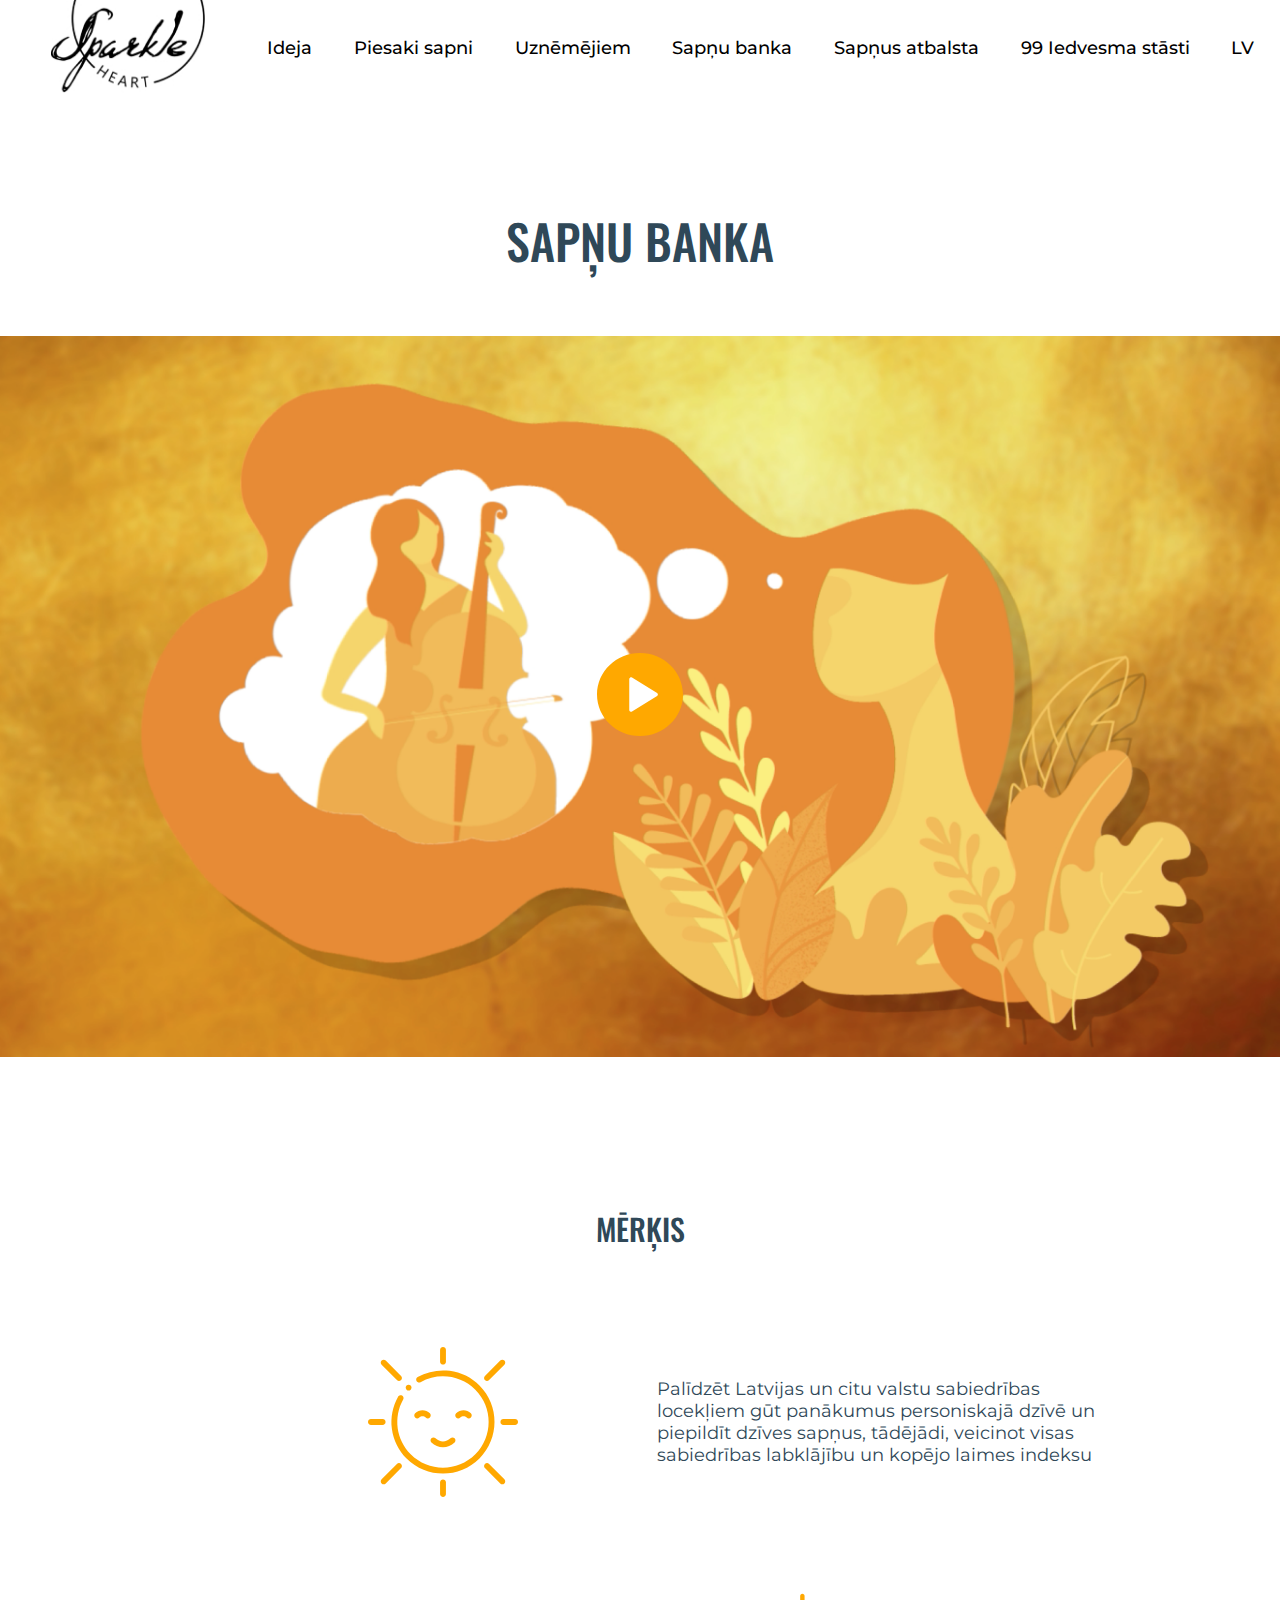
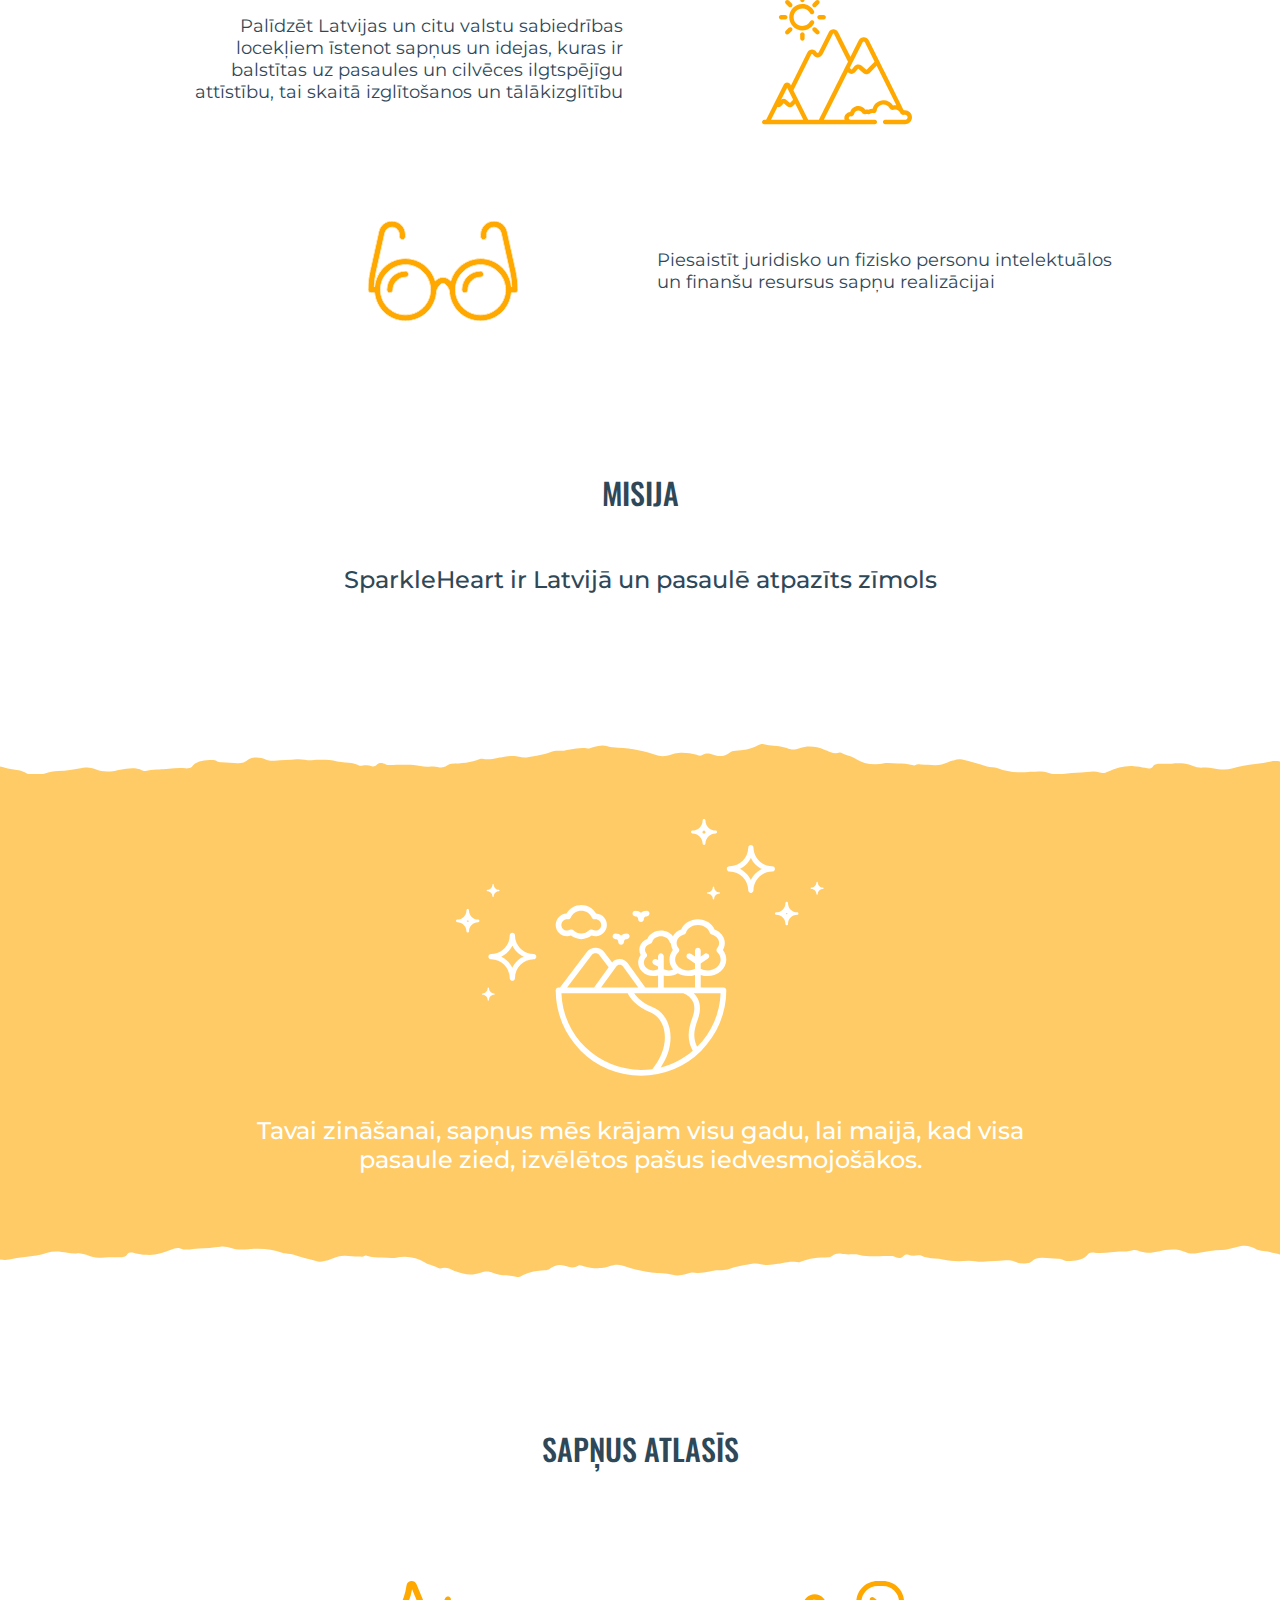
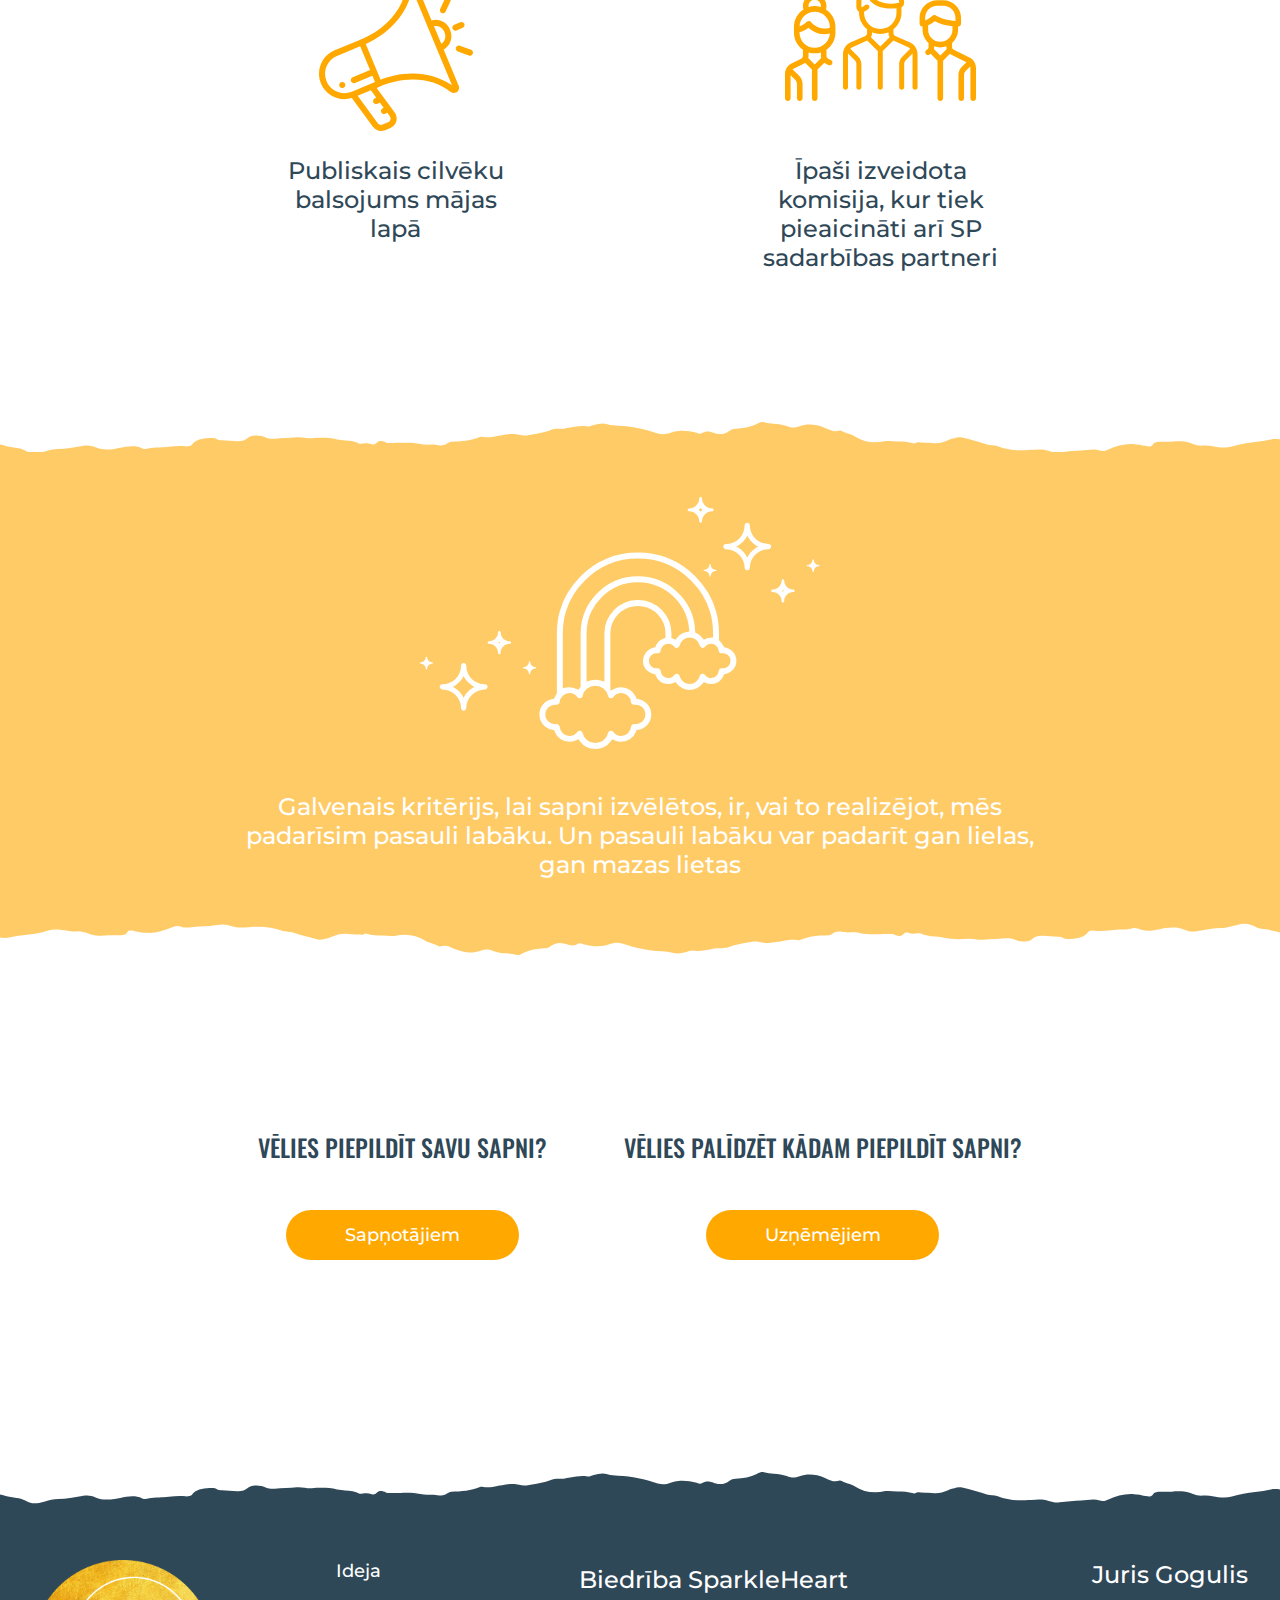
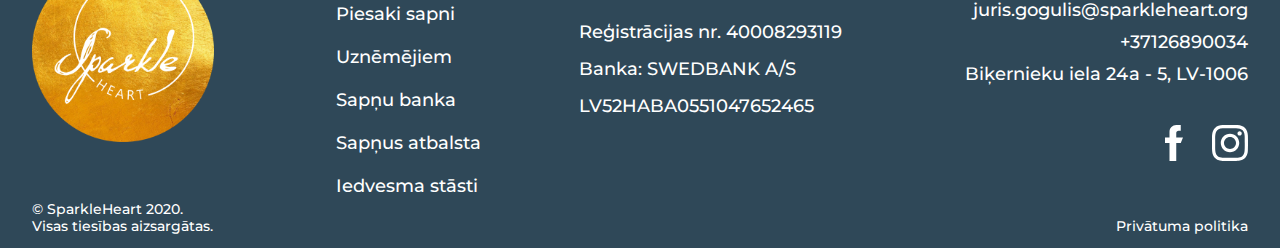
<file: sapnu_banka.html>
<!DOCTYPE html>
<html lang="lv">

<head>
  <meta charset="utf-8">
  <meta name="viewport" content="width=device-width, initial-scale=1.0">
  <title>Sapņu banka</title>
  <link rel="shortcut icon" type="image/jpg" href="assets\img\Intersect.svg">
  <script src="assets\js\theme.js"></script>
  <link href="assets\css\style.css" rel="stylesheet">
  <link href="https://fonts.googleapis.com/css?family=Montserrat|Oswald" rel="stylesheet">
</head>

<body>
  <header>
    <div class="menu">
      <img class="logo" src="assets\img\BlackLogo 3.jpg" onclick="document.location.href='index.html'">
      <span onclick="openNav()">&#9776;</span>
    </div>
    <div id="nav-overlay" class="overlay">
      <img class="logo" src="assets\img\BlackLogo 3.jpg" onclick="document.location.href='index.html'">
      <img src="assets\img\cross.svg" href="javascript:void(0)" class="close-btn" onclick="closeNav()">
      <div class="overlay-content">
        <div class="flex-container-lang">
          <a href="#">LV</a>
          <a href="#">EN</a>
          <a href="#">RU</a>
        </div>
        <div class="grid-1-col">
          <a href="ideja.html">Ideja</a>
          <a href="piesaki_sapni.html">Piesaki sapni</a>
          <a href="uznemejiem.html">Uznēmējiem</a>
          <a href="sapnu_banka.html">Sapņu banka</a>
          <a href="sapnus_atbalsta.html">Sapņus atbalsta</a>
          <a href="99_iedvesmu_stasti.html">99 Iedvesma stāsti</a>
        </div>
      </div>
    </div>
    <div class="nav-bar">
      <img class="logo" src="assets\img\BlackLogo 3.jpg" onclick="document.location.href='index.html'">
      <a href="ideja.html">Ideja</a>
      <a href="piesaki_sapni.html">Piesaki sapni</a>
      <a href="uznemejiem.html">Uznēmējiem</a>
      <a href="sapnu_banka.html">Sapņu banka</a>
      <a href="sapnus_atbalsta.html">Sapņus atbalsta</a>
      <a href="99_iedvesmu_stasti.html">99 Iedvesma stāsti</a>
      <a href="#">LV</a>
    </div>
  </header>

  <h1>SAPŅU BANKA</h1>

  <div class="vid">
    <div class="play">
      <picture class="play-btn">
        <source srcset="assets\img\play_avg.svg" media="(min-width: 600px)">
        <img src="assets\img\play_sm.svg">
      </picture>
    </div>
    <img src="assets\img\video_2.png">
  </div>

  <div class="goals">
    <h2>MĒRĶIS</h2>
    <div class="goal goal-1">
      <img src="assets\img\sun.svg">
      <p>Palīdzēt Latvijas un citu valstu sabiedrības locekļiem
        gūt panākumus personiskajā dzīvē un piepildīt dzīves sapņus,
        tādējādi, veicinot visas sabiedrības labklājību un kopējo laimes indeksu
      </p>
    </div>
    <div class="goal goal-2">
      <img src="assets\img\mountain.svg">
      <p>Palīdzēt Latvijas un citu valstu sabiedrības locekļiem īstenot sapņus un idejas,
        kuras ir balstītas uz pasaules un cilvēces ilgtspējīgu attīstību,
        tai skaitā izglītošanos un tālākizglītību
      </p>
    </div>
    <div class="goal goal-3">
      <img src="assets\img\glasses.svg">
      <p>Piesaistīt juridisko un fizisko personu intelektuālos
        un finanšu resursus sapņu realizācijai
      </p>
    </div>
  </div>

  <div class="mission">
    <h2>MISIJA</h2>
    <p>SparkleHeart ir Latvijā un pasaulē atpazīts zīmols</p>
    <div class="mission-container">
      <picture class="mission-bg">
        <source srcset="assets\img\mission_bg_big.svg" media="(min-width: 992px)">
        <source srcset="assets\img\mission_bg_avg.svg" media="(min-width: 600px)">
        <img src="assets\img\mission_bg_sm.svg">
      </picture>
      <img class="mission-img" src="assets\img\Group 14.svg">
      <p>Tavai zināšanai, sapņus mēs krājam visu gadu,
        lai maijā, kad visa pasaule zied, izvēlētos pašus iedvesmojošākos. </p>
    </div>
    <h2>SAPŅUS ATLASĪS</h2>
    <div class="selection">
      <img class="loudspeaker" src="assets\img\Loudspeaker.svg">
      <p>Publiskais cilvēku balsojums mājas lapā</p>
      <img class="commission" src="assets\img\commission.svg">
      <p>Īpaši izveidota komisija, kur tiek pieaicināti arī SP sadarbības partneri</p>
    </div>
    <div class="mission-container">
      <picture class="mission-bg">
        <source srcset="assets\img\mission_bg_big.svg" media="(min-width: 992px)">
        <source srcset="assets\img\mission_bg_avg.svg" media="(min-width: 600px)">
        <img src="assets\img\mission_bg_sm.svg">
      </picture>
      <img class="mission-img mission-img-2" src="assets\img\rainbow.svg">
      <p>Galvenais kritērijs, lai sapni izvēlētos, ir, vai to realizējot,
        mēs padarīsim pasauli labāku. Un pasauli labāku var padarīt gan lielas,
        gan mazas lietas
      </p>
    </div>
  </div>

  <div class="flex-container-choice flex-container-choice-banka">
    <div class="choice">
      <h3>VĒLIES PIEPILDĪT SAVU SAPNI?</h3>
      <a href="piesaki_sapni.html">Sapņotājiem</a>
    </div>
    <div class="choice">
      <h3>VĒLIES PALĪDZĒT KĀDAM PIEPILDĪT SAPNI?</h3>
      <a href="uznemejiem.html">Uzņēmējiem</a>
    </div>
  </div>

  <footer>
    <picture class="golden-logo" onclick="document.location.href='index.html'">
      <source srcset="assets\img\Golden_big.svg" media="(min-width: 992px)">
      <source srcset="assets\img\Golden_avg.svg" media="(min-width: 600px)">
      <img src="assets\img\Golden_sm.svg">
    </picture>
    <p class="f-p-1">Juris Gogulis</p>
    <a class="f-p-2" href="mailto: juris.gogulis@sparkleheart.org">
      <p class="f-p-2">juris.gogulis@sparkleheart.org</p>
    </a>
    <p class="f-p-3">+37126890034</p>
    <p class="f-p-4">Biķernieku iela 24a - 5, LV-1006</p>
    <a href="#" class="f-a-5">Skatīt rekvizītus</a>
    <div class="flex-icons">
      <a class="fb" href="https://www.facebook.com/sparkleheartLV">
        <picture>
          <source srcset="assets\img\fb_big.svg" media="(min-width: 992px)">
          <img src="assets\img\fb-sm.svg">
        </picture>
      </a>
      <a class="insta" href="https://www.instagram.com/sparkleheart_org/">
        <picture>
          <source srcset="assets\img\insta_big.svg" media="(min-width: 992px)">
          <img src="assets\img\insta_sm.svg">
        </picture>
      </a>
    </div>
    <p class="f-p-6">© SparkleHeart 2020. Visas tiesības aizsargātas.</p>
    <p class="f-p-7">Privātuma politika</p>
    <div class="footer-menu">
      <a href="ideja.html">Ideja</a>
      <a href="piesaki_sapni.html">Piesaki sapni</a>
      <a href="uznemejiem.html">Uznēmējiem</a>
      <a href="sapnu_banka.html">Sapņu banka</a>
      <a href="sapnus_atbalsta.html">Sapņus atbalsta</a>
      <a href="99_iedvesmu_stasti.html">Iedvesma stāsti</a>
    </div>
    <div class="props">
      <p>Biedrība SparkleHeart</p>
      <p>Reģistrācijas nr. 40008293119</p>
      <p>Banka: SWEDBANK A/S</p>
      <p>LV52HABA0551047652465</p>
    </div>
  </footer>

  <picture class="blue-bg">
    <source srcset="assets\img\Blue_bg_big.svg" media="(min-width: 992px)">
    <source srcset="assets\img\Blue_bg_avg.svg" media="(min-width: 600px)">
    <img src="assets\img\Blue_bg_sm.svg">
  </picture>
</body>

</html>
</file>
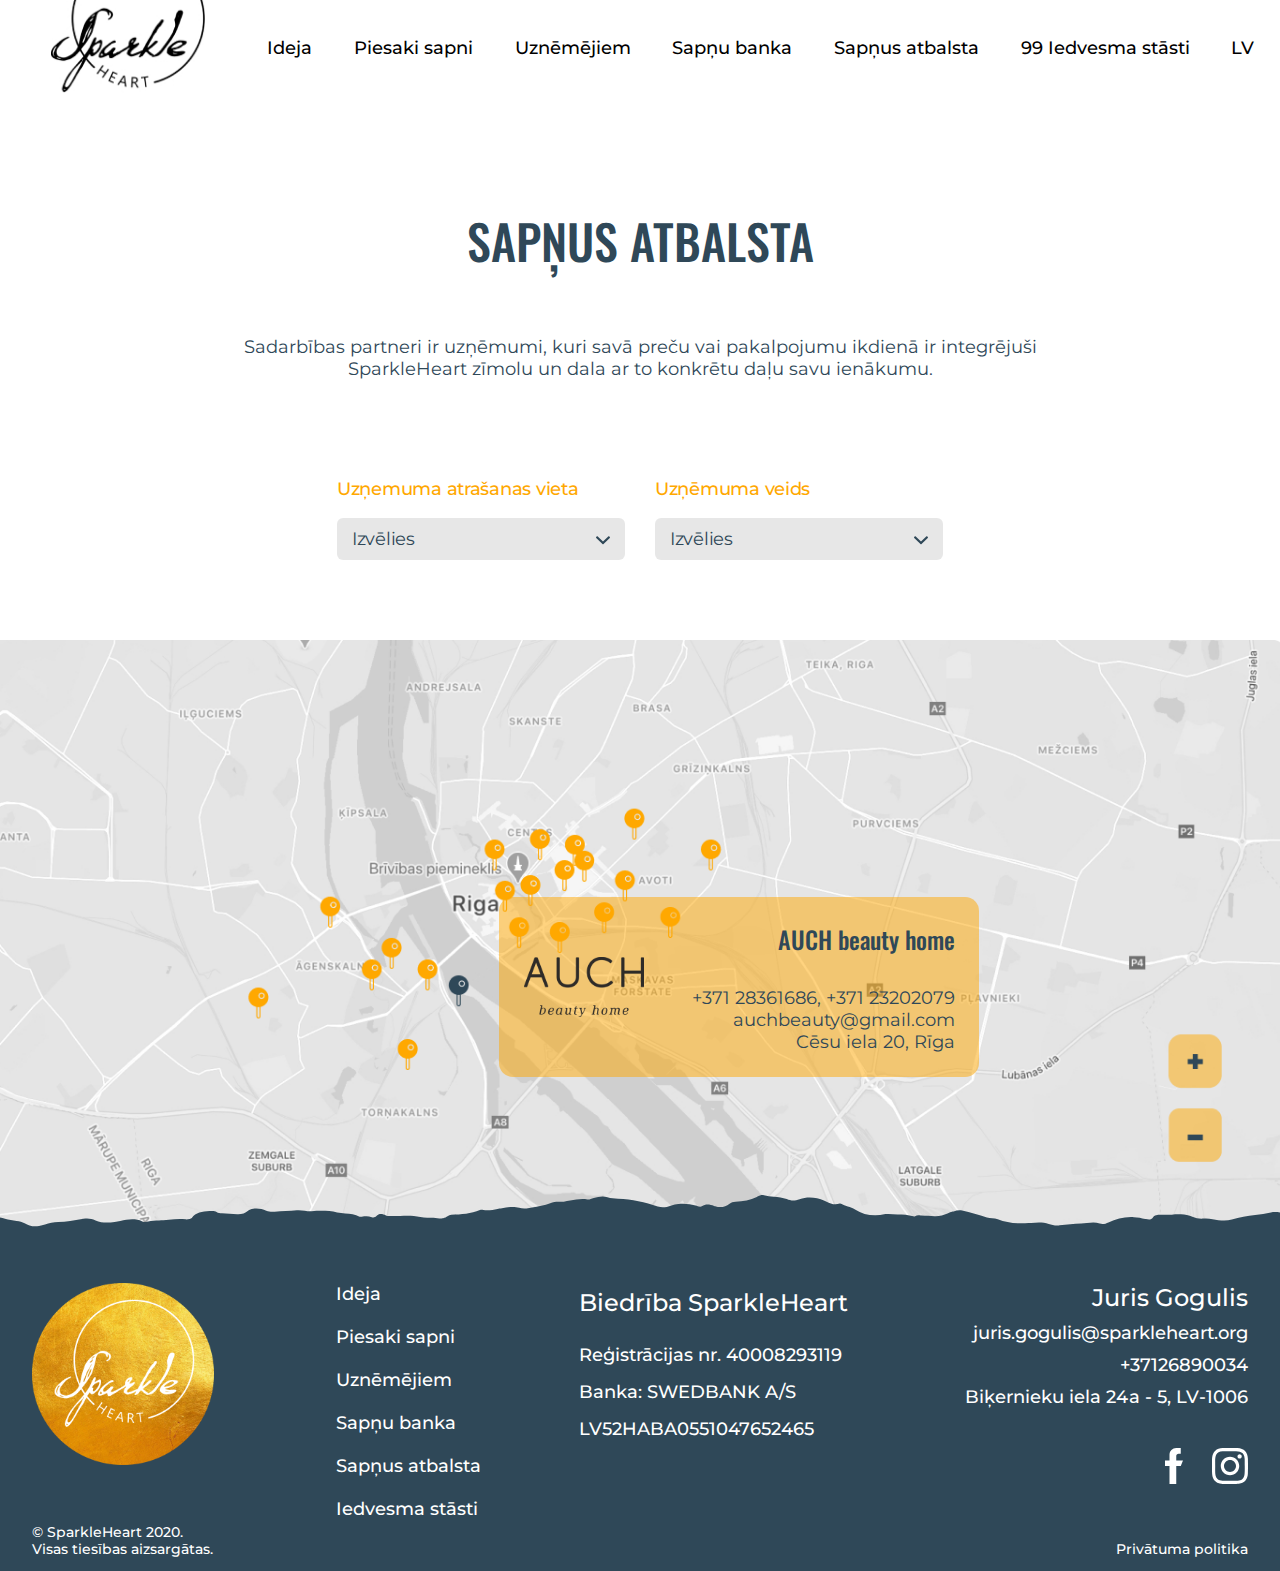
<file: sapnus_atbalsta.html>
<!DOCTYPE html>
<html lang="lv">

<head>
  <meta charset="utf-8">
  <meta name="viewport" content="width=device-width, initial-scale=1.0">
  <title>Sapņus atbalsta</title>
  <link rel="shortcut icon" type="image/jpg" href="assets\img\Intersect.svg">
  <script src="assets\js\theme.js"></script>
  <link href="assets\css\style.css" rel="stylesheet">
  <link href="https://fonts.googleapis.com/css?family=Montserrat|Oswald" rel="stylesheet">
</head>

<body>
  <header>
    <div class="menu">
      <img class="logo" src="assets\img\BlackLogo 3.jpg" onclick="document.location.href='index.html'">
      <span onclick="openNav()">&#9776;</span>
    </div>
    <div id="nav-overlay" class="overlay">
      <img class="logo" src="assets\img\BlackLogo 3.jpg" onclick="document.location.href='index.html'">
      <img src="assets\img\cross.svg" href="javascript:void(0)" class="close-btn" onclick="closeNav()">
      <div class="overlay-content">
        <div class="flex-container-lang">
          <a href="#">LV</a>
          <a href="#">EN</a>
          <a href="#">RU</a>
        </div>
        <div class="grid-1-col">
          <a href="ideja.html">Ideja</a>
          <a href="piesaki_sapni.html">Piesaki sapni</a>
          <a href="uznemejiem.html">Uznēmējiem</a>
          <a href="sapnu_banka.html">Sapņu banka</a>
          <a href="sapnus_atbalsta.html">Sapņus atbalsta</a>
          <a href="99_iedvesmu_stasti.html">99 Iedvesma stāsti</a>
        </div>
      </div>
    </div>
    <div class="nav-bar">
      <img class="logo" src="assets\img\BlackLogo 3.jpg" onclick="document.location.href='index.html'">
      <a href="ideja.html">Ideja</a>
      <a href="piesaki_sapni.html">Piesaki sapni</a>
      <a href="uznemejiem.html">Uznēmējiem</a>
      <a href="sapnu_banka.html">Sapņu banka</a>
      <a href="sapnus_atbalsta.html">Sapņus atbalsta</a>
      <a href="99_iedvesmu_stasti.html">99 Iedvesma stāsti</a>
      <a href="#">LV</a>
    </div>
  </header>

  <h1>SAPŅUS ATBALSTA</h1>
  <p class="text-3">Sadarbības partneri ir uzņēmumi, kuri savā preču vai
    pakalpojumu ikdienā ir integrējuši SparkleHeart zīmolu un dala ar to
    konkrētu daļu savu ienākumu.
  </p>

  <div class="selector">
    <div class="select city">
      <p>Uzņemuma atrašanas vieta</p>
      <div class="dropdown city">
        <button type="button" id="dropdown-1" onclick="switchDropdown(1)">Izvēlies</button>
        <div class="options" id="options-1">
          <button type="button" id="Riga" onclick="selectOption(1, 'Riga')">Rīga</button>
          <button type="button" id="Jelgava" onclick="selectOption(1, 'Jelgava')">Jelgava</button>
          <button type="button" id="Ogre" onclick="selectOption(1, 'Ogre')">Ogre</button>
        </div>
      </div>
    </div>
    <div class="select type">
      <p>Uzņēmuma veids</p>
      <div class="dropdown type">
        <button type="button" id="dropdown-2" onclick="switchDropdown('2')">Izvēlies</button>
        <div class="options" id="options-2">
          <button type="button" id="Edinashana" onclick="selectOption(2, 'Edinashana')">Ēdināšana</button>
        </div>
      </div>
    </div>
  </div>

  <div class="map">
    <picture>
      <source srcset="assets\img\map_big.png" media="(min-width: 992px)">
      <source srcset="assets\img\map_avg.png" media="(min-width: 600px)">
      <img src="assets\img\map_sm.png">
    </picture>
    <div class="buisness-desc">
      <div class="buisness-desc-grid">
        <img src="assets\img\AUCHlogo 1.svg">
        <p class="buisness-name">AUCH beauty home</p>
        <p class="buisness-contacts">+371 28361686, +371 23202079<br>
          auchbeauty@gmail.com<br>
          Cēsu iela 20, Rīga</p>
      </div>
    </div>
  </div>

  <footer>
    <picture class="golden-logo" onclick="document.location.href='index.html'">
      <source srcset="assets\img\Golden_big.svg" media="(min-width: 992px)">
      <source srcset="assets\img\Golden_avg.svg" media="(min-width: 600px)">
      <img src="assets\img\Golden_sm.svg">
    </picture>
    <p class="f-p-1">Juris Gogulis</p>
    <a class="f-p-2" href="mailto: juris.gogulis@sparkleheart.org">
      <p class="f-p-2">juris.gogulis@sparkleheart.org</p>
    </a>
    <p class="f-p-3">+37126890034</p>
    <p class="f-p-4">Biķernieku iela 24a - 5, LV-1006</p>
    <a href="#" class="f-a-5">Skatīt rekvizītus</a>
    <div class="flex-icons">
      <a class="fb" href="https://www.facebook.com/sparkleheartLV">
        <picture>
          <source srcset="assets\img\fb_big.svg" media="(min-width: 992px)">
          <img src="assets\img\fb-sm.svg">
        </picture>
      </a>
      <a class="insta" href="https://www.instagram.com/sparkleheart_org/">
        <picture>
          <source srcset="assets\img\insta_big.svg" media="(min-width: 992px)">
          <img src="assets\img\insta_sm.svg">
        </picture>
      </a>
    </div>
    <p class="f-p-6">© SparkleHeart 2020. Visas tiesības aizsargātas.</p>
    <p class="f-p-7">Privātuma politika</p>
    <div class="footer-menu">
      <a href="ideja.html">Ideja</a>
      <a href="piesaki_sapni.html">Piesaki sapni</a>
      <a href="uznemejiem.html">Uznēmējiem</a>
      <a href="sapnu_banka.html">Sapņu banka</a>
      <a href="sapnus_atbalsta.html">Sapņus atbalsta</a>
      <a href="99_iedvesmu_stasti.html">Iedvesma stāsti</a>
    </div>
    <div class="props">
      <p>Biedrība SparkleHeart</p>
      <p>Reģistrācijas nr. 40008293119</p>
      <p>Banka: SWEDBANK A/S</p>
      <p>LV52HABA0551047652465</p>
    </div>
  </footer>

  <picture class="blue-bg">
    <source srcset="assets\img\Blue_bg_big.svg" media="(min-width: 992px)">
    <source srcset="assets\img\Blue_bg_avg.svg" media="(min-width: 600px)">
    <img src="assets\img\Blue_bg_sm.svg">
  </picture>
</body>

</html>
</file>
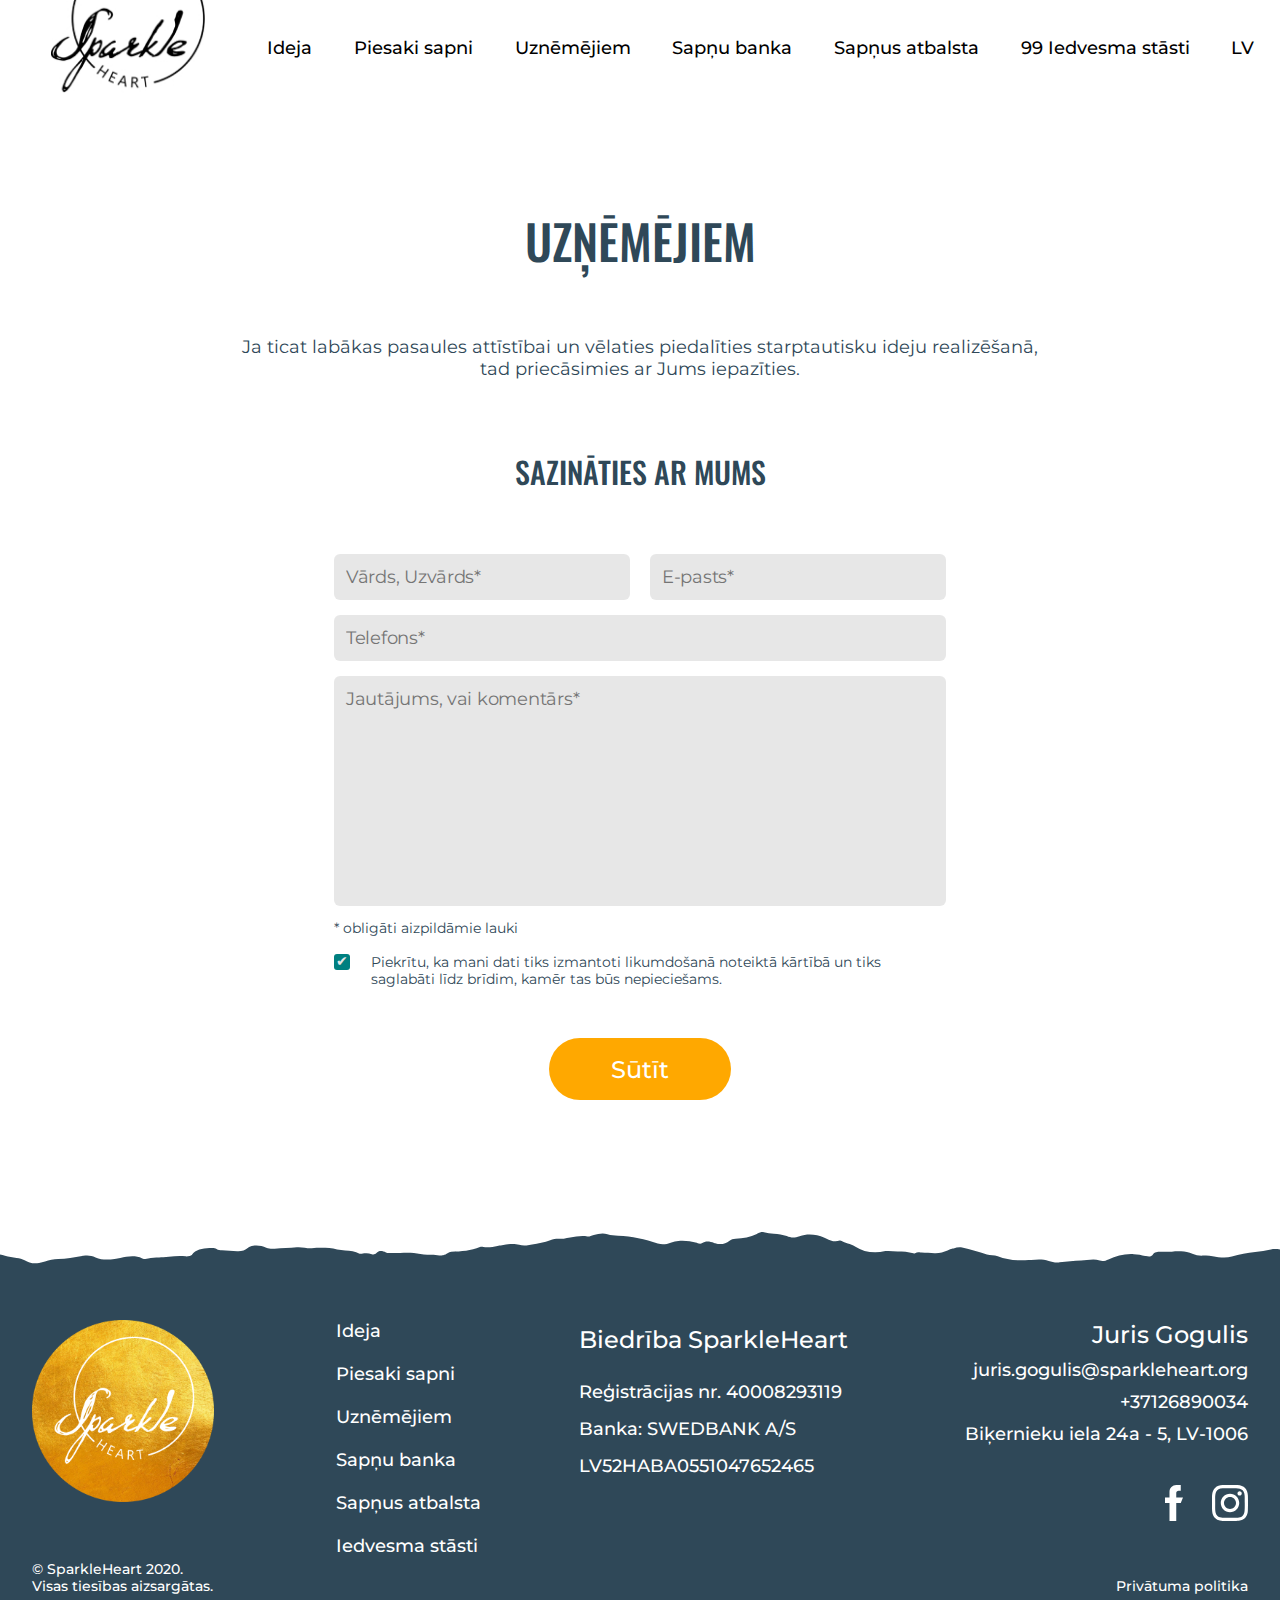
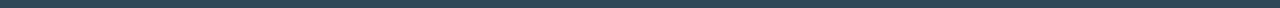
<file: uznemejiem.html>
<!DOCTYPE html>
<html lang="lv">

<head>
  <meta charset="utf-8">
  <meta name="viewport" content="width=device-width, initial-scale=1.0">
  <title>Uzņēmējiem</title>
  <link rel="shortcut icon" type="image/jpg" href="assets\img\Intersect.svg">
  <script src="assets\js\theme.js"></script>
  <link href="assets\css\style.css" rel="stylesheet">
  <link href="https://fonts.googleapis.com/css?family=Montserrat|Oswald" rel="stylesheet">
</head>

<body>
  <header>
    <div class="menu">
      <img class="logo" src="assets\img\BlackLogo 3.jpg" onclick="document.location.href='index.html'">
      <span onclick="openNav()">&#9776;</span>
    </div>
    <div id="nav-overlay" class="overlay">
      <img class="logo" src="assets\img\BlackLogo 3.jpg" onclick="document.location.href='index.html'">
      <img src="assets\img\cross.svg" href="javascript:void(0)" class="close-btn" onclick="closeNav()">
      <div class="overlay-content">
        <div class="flex-container-lang">
          <a href="#">LV</a>
          <a href="#">EN</a>
          <a href="#">RU</a>
        </div>
        <div class="grid-1-col">
          <a href="ideja.html">Ideja</a>
          <a href="piesaki_sapni.html">Piesaki sapni</a>
          <a href="uznemejiem.html">Uznēmējiem</a>
          <a href="sapnu_banka.html">Sapņu banka</a>
          <a href="sapnus_atbalsta.html">Sapņus atbalsta</a>
          <a href="99_iedvesmu_stasti.html">99 Iedvesma stāsti</a>
        </div>
      </div>
    </div>
    <div class="nav-bar">
      <img class="logo" src="assets\img\BlackLogo 3.jpg" onclick="document.location.href='index.html'">
      <a href="ideja.html">Ideja</a>
      <a href="piesaki_sapni.html">Piesaki sapni</a>
      <a href="uznemejiem.html">Uznēmējiem</a>
      <a href="sapnu_banka.html">Sapņu banka</a>
      <a href="sapnus_atbalsta.html">Sapņus atbalsta</a>
      <a href="99_iedvesmu_stasti.html">99 Iedvesma stāsti</a>
      <a href="#">LV</a>
    </div>
  </header>

  <h1>UZŅĒMĒJIEM</h1>
  <p class="text-3">Ja ticat labākas pasaules attīstībai un
    vēlaties piedalīties starptautisku ideju realizēšanā,
    tad priecāsimies ar Jums iepazīties.
  </p>

  <form action="javascript:void(0)" onsubmit="formSubmited()">
    <h2>SAZINĀTIES AR MUMS</h2>
    <div class="grid-form">
      <input type="text" id="name" name="name" placeholder="Vārds, Uzvārds*" required>
      <input type="text" id="email" name="email" placeholder="E-pasts*" required>
      <input type="text" id="phoneNr" name="phoneNr" placeholder="Telefons*" required>
      <textarea id="comment" name="comment" placeholder="Jautājums, vai komentārs*" required></textarea>
    </div>
    <div id="form-bottom">
      <p>* obligāti aizpildāmie lauki</p>
      <div>
        <input checked type="checkbox" id="agreement" name="agreement" required>
        <label for="agreement">
          <div class="checkbox-new"></div>Piekrītu, ka mani dati tiks izmantoti likumdošanā noteiktā kārtībā
          un tiks saglabāti līdz brīdim, kamēr tas būs nepieciešams.
        </label>
      </div>
      <input type="submit" value="Sūtīt">
    </div>
    <div id="after-submit">
      <p>Paldies, ka sapņo!</p>
      <p>Ja Tavs sapnis tiks izvēlēts, mēs ar Tevi sazināsimies.</p>
    </div>
  </form>

  <footer>
    <picture class="golden-logo" onclick="document.location.href='index.html'">
      <source srcset="assets\img\Golden_big.svg" media="(min-width: 992px)">
      <source srcset="assets\img\Golden_avg.svg" media="(min-width: 600px)">
      <img src="assets\img\Golden_sm.svg">
    </picture>
    <p class="f-p-1">Juris Gogulis</p>
    <a class="f-p-2" href="mailto: juris.gogulis@sparkleheart.org">
      <p class="f-p-2">juris.gogulis@sparkleheart.org</p>
    </a>
    <p class="f-p-3">+37126890034</p>
    <p class="f-p-4">Biķernieku iela 24a - 5, LV-1006</p>
    <a href="#" class="f-a-5">Skatīt rekvizītus</a>
    <div class="flex-icons">
      <a class="fb" href="https://www.facebook.com/sparkleheartLV">
        <picture>
          <source srcset="assets\img\fb_big.svg" media="(min-width: 992px)">
          <img src="assets\img\fb-sm.svg">
        </picture>
      </a>
      <a class="insta" href="https://www.instagram.com/sparkleheart_org/">
        <picture>
          <source srcset="assets\img\insta_big.svg" media="(min-width: 992px)">
          <img src="assets\img\insta_sm.svg">
        </picture>
      </a>
    </div>
    <p class="f-p-6">© SparkleHeart 2020. Visas tiesības aizsargātas.</p>
    <p class="f-p-7">Privātuma politika</p>
    <div class="footer-menu">
      <a href="ideja.html">Ideja</a>
      <a href="piesaki_sapni.html">Piesaki sapni</a>
      <a href="uznemejiem.html">Uznēmējiem</a>
      <a href="sapnu_banka.html">Sapņu banka</a>
      <a href="sapnus_atbalsta.html">Sapņus atbalsta</a>
      <a href="99_iedvesmu_stasti.html">Iedvesma stāsti</a>
    </div>
    <div class="props">
      <p>Biedrība SparkleHeart</p>
      <p>Reģistrācijas nr. 40008293119</p>
      <p>Banka: SWEDBANK A/S</p>
      <p>LV52HABA0551047652465</p>
    </div>
  </footer>

  <picture class="blue-bg">
    <source srcset="assets\img\Blue_bg_big.svg" media="(min-width: 992px)">
    <source srcset="assets\img\Blue_bg_avg.svg" media="(min-width: 600px)">
    <img src="assets\img\Blue_bg_sm.svg">
  </picture>
</body>

</html>
</file>
